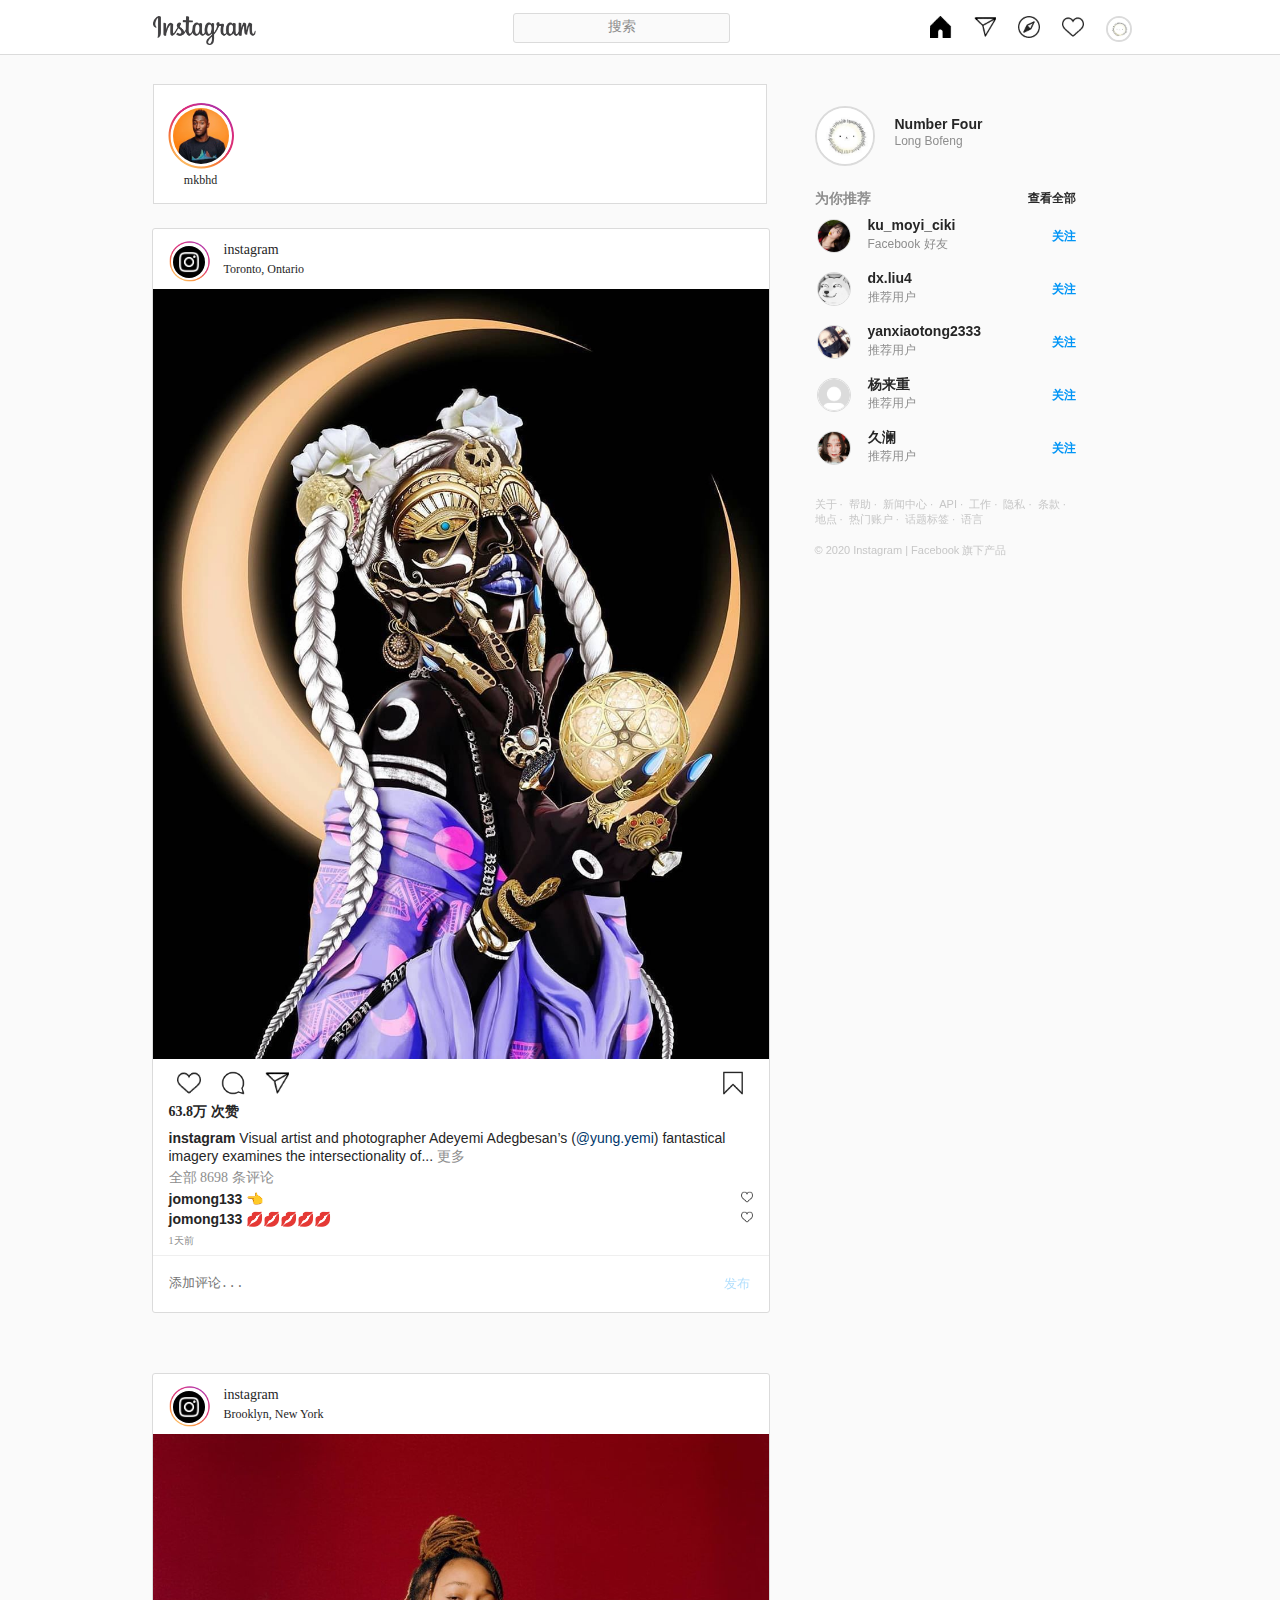
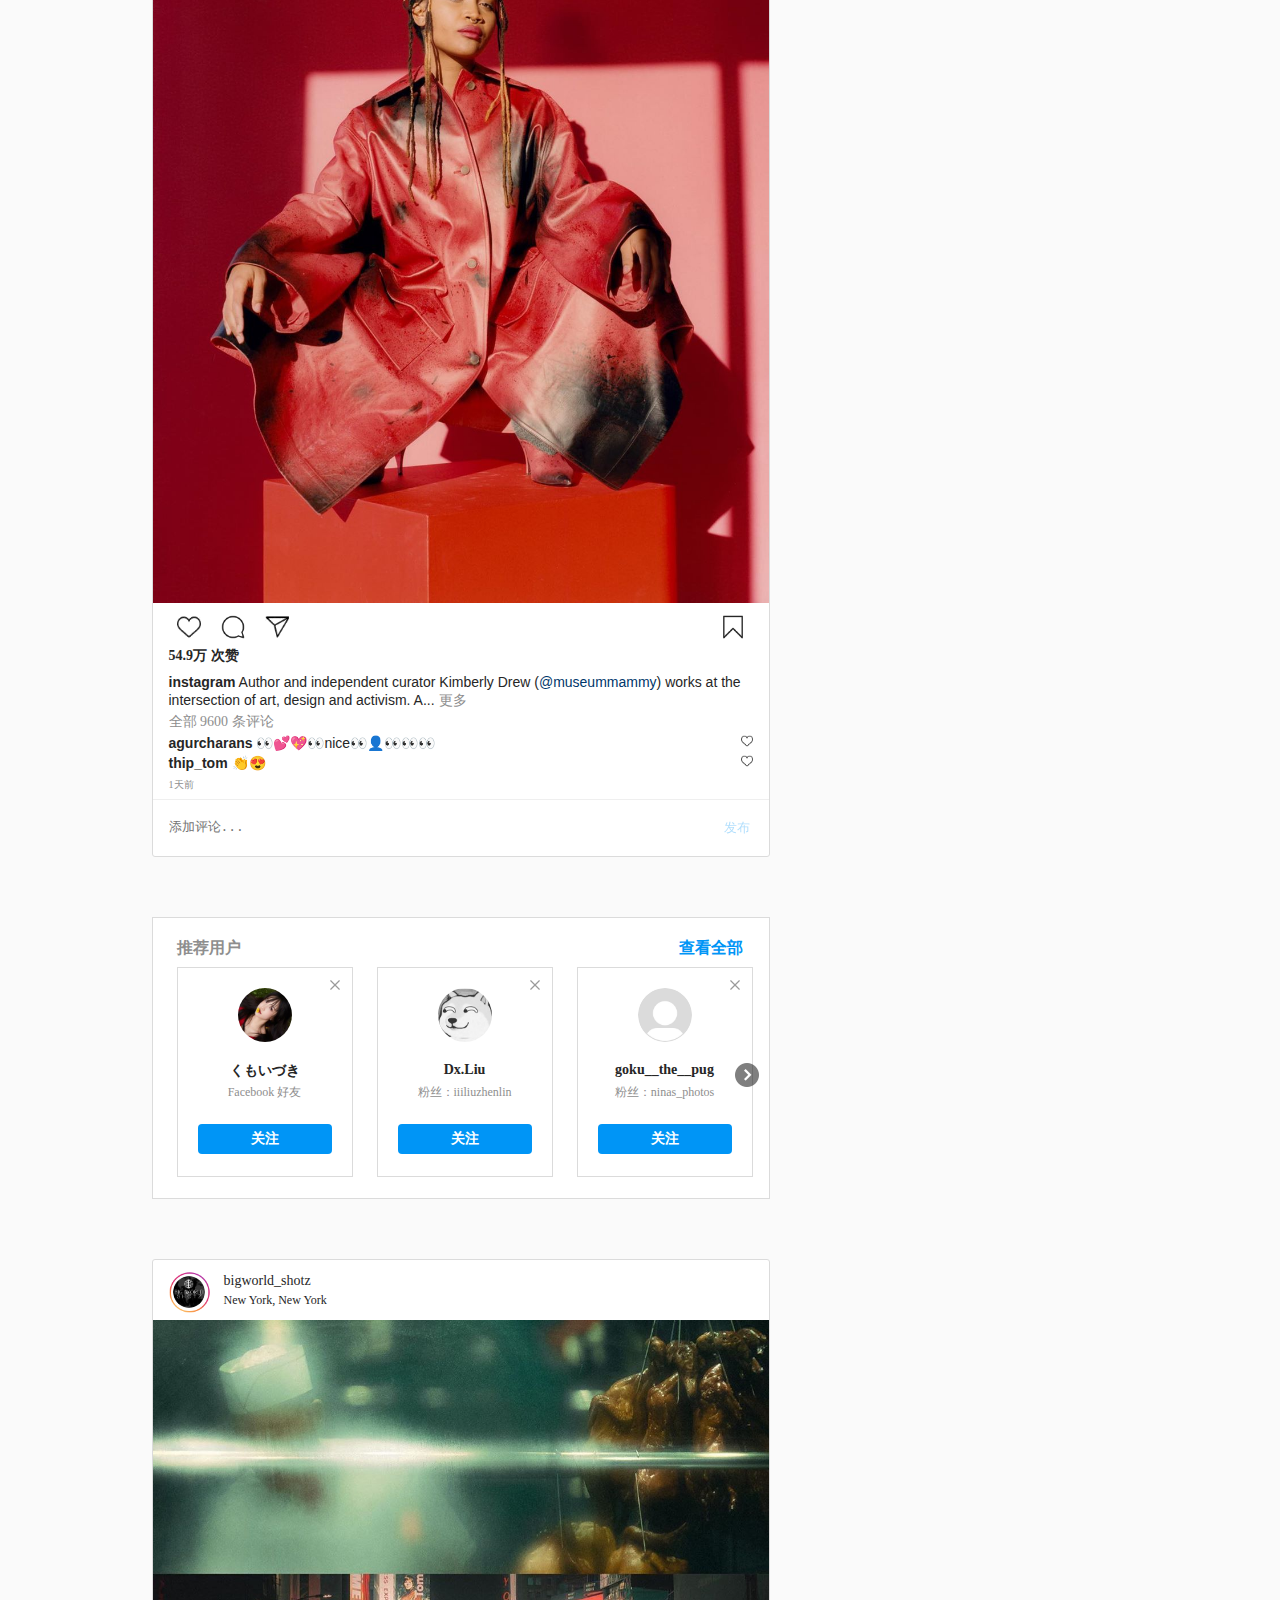
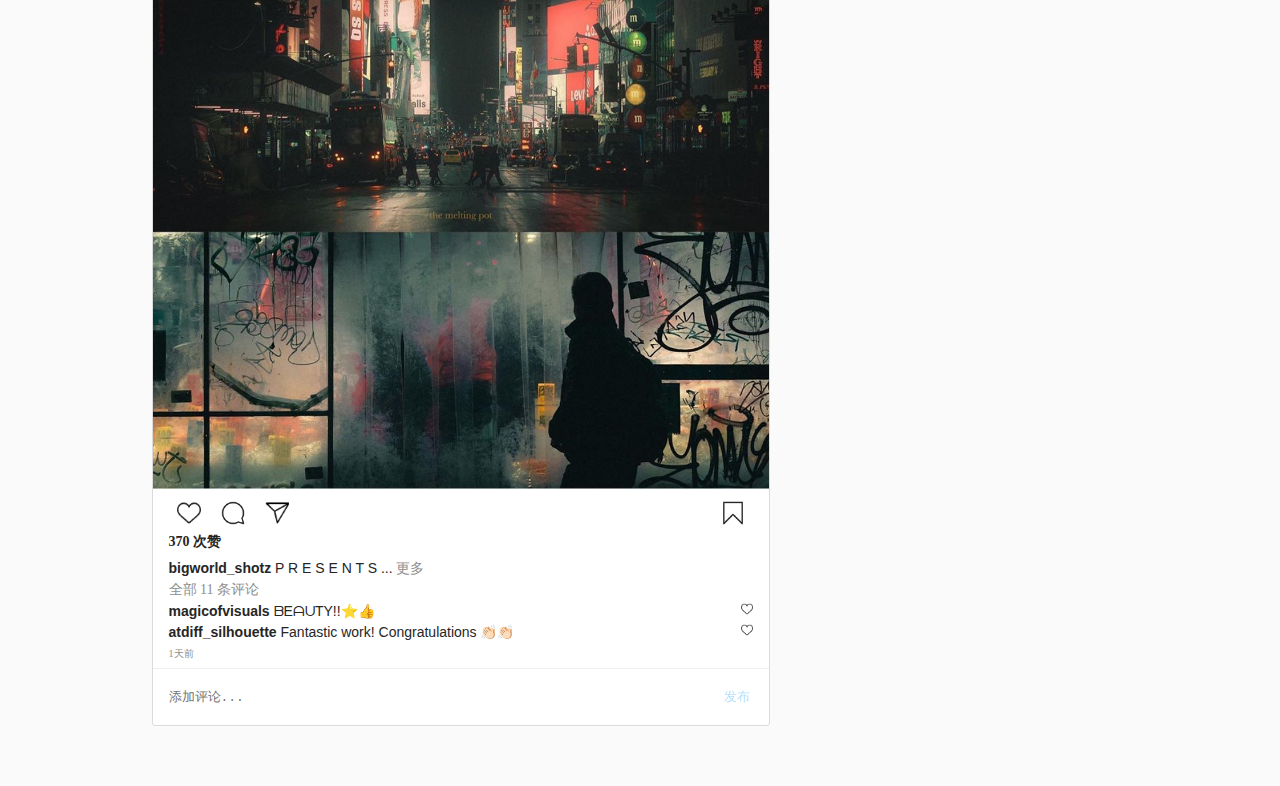
<file: index.html>
<!DOCTYPE html>
<html>
	<head>
		<meta charset="utf-8">
		<title>仿 instagram</title>
		<script src="JS/index.js" type="text/javascript" charset="utf-8"></script>
		<link rel="stylesheet" type="text/css" href="CSS/index.css"/>
		<link rel="stylesheet" type="text/css" href="CSS/home.css"/>
		<link rel="stylesheet" href="https://cdn.staticfile.org/font-awesome/4.7.0/css/font-awesome.css">
	</head>
	<body>
		<header class="mui-bar mui-bar-nav">
			<div class="bar_title w clearfix">
				<div class="logo fl" id="logo">
					<a href=""><img src="Resource/image/Instagram_title.png" ></a>
				</div>
				<div class="search fl">
					<div class="search_box" id="search_box">
						<input type="" name="" id="" value="" placeholder=""/>
					</div>
					<div class="search_context">
						<span class="fa fa-search"></span>
						<span>搜索</span>
					</div>
				</div>
				<div class="function fr clearfix">
					<div class="home fl">
						<a href="index.html"><img src="Resource/image/home.png" alt=""/></a>
					</div>
					<div class="inbox fl">
						<a href="inbox.html"><img src="Resource/image/inbox.png" alt=""/></a>
					</div>
					<div class="explore fl">
						<a href="explore.html"><img src="Resource/image/explore.png" alt=""/></a>
					</div>
					<div class="favorite fl">
						<a><img src="Resource/image/favorite.png" alt=""/></a>
						<div class="float-box">
							<div class="float-love">
								<div class="message clearfix">
									<div class="tip fl">3</div>
									<div class="information fl">
										<p>关注请求</p>
										批准或忽略请求
									</div>
									<div class="sow fr"></div>
								</div>
							</div>
							<div class="love-sow"></div>
						</div>
					</div>
					<div class="person fl">
						<a href=""><img src="Resource/image/portrait2.jpg" alt=""/></a>
					</div>
				</div>
			</div>
		</header>
		<nav style="height: 54px;"></nav>
		<div class="main">
			<div class="content w clearfix">
				<div class="left fl">
					<div class="newly shadow">
						<a href="">
							<div class="newly-person">
								<div class="newly-person-portrait">
									<img src="Resource/image/portrait1.jpg" alt="mkbhd">
								</div>
								<p>mkbhd</p>
							</div>
						</a>
					</div>
					<div class="articles">
						<article>
							<div class="header clearfix">
								<div class="user fl">
									<div class="user_detail clearfix">
										<div class="user_portrait fl">
											<a href=""><img src="Resource/image/portrait3.jpg" ></a>
										</div>
										<div class="user_name fr">
											<a href=""><span>instagram</span></a>
											<a href=""><span>Toronto, Ontario</span></a>
										</div>
									</div>
								</div>
								<div class="more fr">
									<span class="fa fa-ellipsis-h"></span>
								</div>
							</div>
							<div class="picture">
								<img src="Resource/image/1.jpg" >
							</div>
							<div class="comment">
								<div class="function-panel clearfix">
									<div class="favorite-l"><a href=""><img src="Resource/image/favorite.png" ></a></div>
									<div class="comment-l"><a href=""><img src="Resource/image/message.png" ></a></div>
									<div class="inbox-l"><a href=""><img src="Resource/image/inbox.png" ></a></div>
									<div class="collect-l fr"><a href=""><img src="Resource/image/collect.png" ></a></div>
								</div>
								<div class="likes-times"><span>63.8万 次赞</span></div>
								<div class="introduct">
									<span>instagram</span> 
									Visual artist and photographer Adeyemi Adegbesan’s (<a href="/yung.yemi/" class="at"><span>@yung.yemi</span></a>) fantastical imagery examines the intersectionality of... 
									<a href="" class="more-content"><span>更多</span></a>
								</div>
								<div class="all-comment"><a>全部 8698 条评论</a></div>
								<div class="comments-list">
									<span class="comment-user-name">jomong133</span> <span>👈</span>
									<span><img src="Resource/image/favorite.png" ></span>
								</div>
								<div class="comments-list">
									<span class="comment-user-name">jomong133</span> <span>💋💋💋💋💋</span>
									<span><img src="Resource/image/favorite.png" ></span>
								</div>
								<div class="post-date"><span>1天前</span></div>
								<section class="post-comment">
									<div class="comment-text">
										<form class="comment-form" action="" method="post">
											<textarea class="add-comment" type="" name="" id="1" value="" placeholder="添加评论..."></textarea>
											<button class="post">发布</button>
										</form>
									</div>
								</section>
							</div>
						</article>
						<article>
							<div class="header clearfix">
								<div class="user fl">
									<div class="user_detail clearfix">
										<div class="user_portrait fl">
											<a href=""><img src="Resource/image/portrait3.jpg" ></a>
										</div>
										<div class="user_name fr">
											<a href=""><span>instagram</span></a>
											<a href=""><span>Brooklyn, New York</span></a>
										</div>
									</div>
								</div>
								<div class="more fr">
									<span class="fa fa-ellipsis-h"></span>
								</div>
							</div>
							<div class="picture">
								<img src="Resource/image/2.jpg" >
							</div>
							<div class="comment">
								<div class="function-panel clearfix">
									<div class="favorite-l"><a href=""><img src="Resource/image/favorite.png" ></a></div>
									<div class="comment-l"><a href=""><img src="Resource/image/message.png" ></a></div>
									<div class="inbox-l"><a href=""><img src="Resource/image/inbox.png" ></a></div>
									<div class="collect-l fr"><a href=""><img src="Resource/image/collect.png" ></a></div>
								</div>
								<div class="likes-times"><span>54.9万 次赞</span></div>
								<div class="introduct">
									<span>instagram</span> 
									Author and independent curator Kimberly Drew (<a href="/museummammy/" class="at"><span>@museummammy</span></a>) works at the intersection of art, design and activism. A... 
									<a href="" class="more-content"><span>更多</span></a>
								</div>
								<div class="all-comment"><a>全部 9600 条评论</a></div>
								<div class="comments-list">
									<span class="comment-user-name">agurcharans</span> <span>👀💕💖👀nice👀👤👀👀👀</span>
									<span><img src="Resource/image/favorite.png" ></span>
								</div>
								<div class="comments-list">
									<span class="comment-user-name">thip_tom</span> <span>👏😍</span>
									<span><img src="Resource/image/favorite.png" ></span>
								</div>
								<div class="post-date"><span>1天前</span></div>
								<section class="post-comment">
									<div class="comment-text">
										<form class="comment-form" action="" method="post">
											<textarea class="add-comment" type="" name="" id="2" value="" placeholder="添加评论..."></textarea>
											<button class="post">发布</button>
										</form>
									</div>
								</section>
							</div>
						</article>
						<div class="recommend1 shadow clearfix">
							<div class="recommend-text clearfix">
								<div class="fl">推荐用户</div>
								<div class="fr"><a href="/explore/people/">查看全部</a></div>
							</div>
							<div class="recommend-card fl">
								<div class="recommend-info shadow">
									<a href="">
										<div class="close-recommend">
											<div></div>
										</div>
									</a>
									<div class="recommend-friend">
										<div class="recommend-friend-portrait">
											<a href=""><img src="./Resource/image/portrait4.jpg" /></a>
										</div>
										<div class="recommend-friend-name"><a href="">くもいづき</a></div>
										<div class="recommend-friend-from">Facebook 好友</div>
										<div class="follow"><a href="">关注</a></div>
									</div>
								</div>
							</div>
							<div class="recommend-card fl">
								<div class="recommend-info shadow">
									<a href="">
										<div class="close-recommend">
											<div></div>
										</div>
									</a>
									<div class="recommend-friend">
										<div class="recommend-friend-portrait">
											<a href=""><img src="Resource/image/portrait5.jpg" /></a>
										</div>
										<div class="recommend-friend-name"><a href="">Dx.Liu</a></div>
										<div class="recommend-friend-from">粉丝：iiiliuzhenlin</div>
										<div class="follow"><a href="">关注</a></div>
									</div>
								</div>
							</div>
							<div class="recommend-card fl">
								<div class="recommend-info shadow">
									<a href="">
										<div class="close-recommend">
											<div></div>
										</div>
									</a>
									<div class="recommend-friend">
										<div class="recommend-friend-portrait">
											<a href=""><img src="Resource/image/portrait7.jpg" /></a>
										</div>
										<div class="recommend-friend-name"><a href="">goku__the__pug</a></div>
										<div class="recommend-friend-from">粉丝：ninas_photos</div>
										<div class="follow"><a href="">关注</a></div>
									</div>
								</div>
							</div>
							<div class="recommend-next"></div>
							<div class="recommend-previous"></div>
						</div>
						<article>
							<div class="header clearfix">
								<div class="user fl">
									<div class="user_detail clearfix">
										<div class="user_portrait fl">
											<a href=""><img src="Resource/image/portrait9.jpg" ></a>
										</div>
										<div class="user_name fr">
											<a href=""><span>bigworld_shotz</span></a>
											<a href=""><span>New York, New York</span></a>
										</div>
									</div>
								</div>
								<div class="more fr">
									<span class="fa fa-ellipsis-h"></span>
								</div>
							</div>
							<div class="picture">
								<img src="Resource/image/3.jpg" >
							</div>
							<div class="comment">
								<div class="function-panel clearfix">
									<div class="favorite-l"><a href=""><img src="Resource/image/favorite.png" ></a></div>
									<div class="comment-l"><a href=""><img src="Resource/image/message.png" ></a></div>
									<div class="inbox-l"><a href=""><img src="Resource/image/inbox.png" ></a></div>
									<div class="collect-l fr"><a href=""><img src="Resource/image/collect.png" ></a></div>
								</div>
								<div class="likes-times"><span>370 次赞</span></div>
								<div class="introduct">
									<span>bigworld_shotz</span> 
									P R E S E N T S ... 
									<a href="" class="more-content"><span>更多</span></a>
								</div>
								<div class="all-comment"><a>全部 11 条评论</a></div>
								<div class="comments-list">
									<span class="comment-user-name">magicofvisuals</span> <span>ᗷEᗩᑌTY!!⭐👍</span>
									<span><img src="Resource/image/favorite.png" ></span>
								</div>
								<div class="comments-list">
									<span class="comment-user-name">atdiff_silhouette</span> <span>Fantastic work! Congratulations 👏🏻👏🏻</span>
									<span><img src="Resource/image/favorite.png" ></span>
								</div>
								<div class="post-date"><span>1天前</span></div>
								<section class="post-comment">
									<div class="comment-text">
										<form class="comment-form" action="" method="post">
											<textarea class="add-comment" type="" name="" id="3" value="" placeholder="添加评论..."></textarea>
											<button class="post">发布</button>
										</form>
									</div>
								</section>
							</div>
						</article>
					</div>
				</div>
				<div class="right">
					<div class="person_info clearfix">
						<div class="person-portrait fl">
							<img src="Resource/image/portrait2.jpg" alt="mkbhd">
						</div>
						<div class="person-name fl">
							<p>Number Four</p>
							<p>Long Bofeng</p>
						</div>
					</div>
					<div class="recommend">
						<div class="recommend-text-s clearfix">
							<div class="fl">为你推荐</div>
							<div class="fr"><a href="/explore/people/">查看全部</a></div>
						</div>
						<div class="recommend-user">
							<div class="user-info clearfix">
								<div class="user_detail clearfix">
									<div class="user_portrait fl">
										<a href=""><img src="Resource/image/portrait4.jpg" ></a>
									</div>
									<div class="user_name fl">
										<a href=""><span>ku_moyi_ciki</span></a>
										<a href=""><span>Facebook 好友</span></a>
									</div>
									<div class="follow-s fr"><a href="">关注</a></div>
								</div>
							</div>
							<div class="user-info clearfix">
								<div class="user_detail clearfix">
									<div class="user_portrait fl">
										<a href=""><img src="Resource/image/portrait5.jpg" ></a>
									</div>
									<div class="user_name fl">
										<a href=""><span>dx.liu4</span></a>
										<a href=""><span>推荐用户</span></a>
									</div>
									<div class="follow-s fr"><a href="">关注</a></div>
								</div>
							</div>
							<div class="user-info clearfix">
								<div class="user_detail clearfix">
									<div class="user_portrait fl">
										<a href=""><img src="Resource/image/portrait6.jpg" ></a>
									</div>
									<div class="user_name fl">
										<a href=""><span>yanxiaotong2333</span></a>
										<a href=""><span>推荐用户</span></a>
									</div>
									<div class="follow-s fr"><a href="">关注</a></div>
								</div>
							</div>
							<div class="user-info clearfix">
								<div class="user_detail clearfix">
									<div class="user_portrait fl">
										<a href=""><img src="Resource/image/portrait7.jpg" ></a>
									</div>
									<div class="user_name fl">
										<a href=""><span>杨来重</span></a>
										<a href=""><span>推荐用户</span></a>
									</div>
									<div class="follow-s fr"><a href="">关注</a></div>
								</div>
							</div>
							<div class="user-info clearfix">
								<div class="user_detail clearfix">
									<div class="user_portrait fl">
										<a href=""><img src="Resource/image/portrait8.jpg" ></a>
									</div>
									<div class="user_name fl">
										<a href=""><span>久澜</span></a>
										<a href=""><span>推荐用户</span></a>
									</div>
									<div class="follow-s fr"><a href="">关注</a></div>
								</div>
							</div>
						</div>
					</div>
					<footer>
						<ul class="setting">
							<li><a href="">关于</a></li>
							<li><a href="">帮助</a></li>
							<li><a href="">新闻中心</a></li>
							<li><a href="">API</a></li>
							<li><a href="">工作</a></li>
							<li><a href="">隐私</a></li>
							<li><a href="">条款</a></li>
							<li><a href="">地点</a></li>
							<li><a href="">热门账户</a></li>
							<li><a href="">话题标签</a></li>
							<li><a href="">语言</a></li>
						</ul>
						<span class="copyright">© 2020 Instagram | Facebook 旗下产品</span>
					</footer>
				</div>
			</div>
			<div class="display-info">
				<div class="buttom-opt">
					<img src="Resource/image/Expore/1.jpg" class="fl">
					<div class="comment_preview fl">
						<div class="user_detail1 clearfix">
							<div class="user_portrait1 fl">
								<a href=""><img src="Resource/image/portrait2.jpg" ></a>
							</div>
							<div class="user_name1 fl">
								<a href=""><span>Number Four</span></a> · 
								<a href=""><span>关注</span></a>
								<a href=""><p>China, Hunan province</p></a>
							</div>
						</div>
						<div class="picture_reply">
							<ul>
								<li class="author_intro clearfix">
									<div class="reply_protrait fl"><img src="Resource/image/portrait7.jpg" ></div> 
									<div class="reply_text fl"><b>siniaevart</b> <i>New York City</i> Pennsylvania station redevelopment One of proposal designs, rendered by <a href="" class="at"><span>@siniaevart</span></a> Shot by nylapsetime Follow me <a href="" class="at"><span>@siniaevart</span> nyc <span>#usa</span> <span>#brooklynbridge</span> <span>#instagrodevening</span> <span>#followforfollowback</span> <span>#goodevening</span> <span>#goodmorning</span> <span>#followforfollowback</span> <span>#tower</span> <span>#towers</span> <span>#architecture</span> <span>#watercolor</span> <span>#drawing</span> <span>#home</span> <span>#house</span> <span>#building</span> <span>#likeforfollow</span> <span>#cool</span> <span>#architecture</span> <span>#art</span> <span>#towers</span> <span>#tower</span> <span>#likeforlikes</span> <span>#like4likes</span> <span>#goodmorning</span> <span>#drawing</span> <span>#followforfollowback</span> <span>#usaskytowers</span> <span>#america_photogroup</span></a></div>
									<div class="post-date fl">1天前</div>
								</li>
								<li class="clearfix">
									<div class="reply_protrait fl"><img src="Resource/image/portrait8.jpg" ></div> 
									<div class="reply_text fl"><b>marvin_walter</b> <i>Potala Palace</i> No building is allowed to be taller than the📍Potala Palace, Lhasa🇨🇳 📷Photo from the Internet - Follow us to explore the fascinating world of Chinese👇🏻 <a href class="at"><span>#chinatrips</span> <span>#chinatrips</span> ✈️Tibet - Facebook/Instagram/Youtube: TheChinaTrips - <span>#tibet</span> <span>#potalapalace</span> <span>#shangrila</span> <span>#skycity</span> <span>#exoticplaces</span> <span>#royalpalace</span> <span>#himalayas</span> <span>#himalayansalt</span> <span>#starrynight</span> <span>#nightvibes</span> <span>#travelchina</span> <span>#citypop</span> <span>#darknight</span> <span>#fireworks_lovers</span> <span>#tibetan</span> <span>#minority</span> <span>#risingstar</span> <span>#darksky</span> <span>#nightimages</span> <span>#nightphotography</span> <span>#night_shooterz</span> <span>#nightfall</span> <span>#positivevibes</span> <span>#西藏</span> <span>#旅行記</span> <span>#星空撮影</span> <span>#夜空</span></a></div>
									<div class="post-date fl">1天前</div>
								</li>
								<li class="clearfix">
									<div class="reply_protrait fl"><img src="Resource/image/portrait9.jpg" ></div> 
									<div class="reply_text fl"><b>shallwe0317</b> <i>Guangzhou, China</i> The Night Of Zhujiang City🌃🌃🌃 📷dji mavic2pro <a href="" class="at"><span>@discoverearth</span> <span>@beautifuldestinations</span> <span>@sky_high_architecture</span> <span>#discoverearth</span> <span>#urbanandstreet</span> <span>#sky_high_architecture</span> <span>#citykillerz</span> <span>#beautyfuldestinations</span> <span>#highsociety</span> <span>#living_destinations</span> <span>#createcommune</span> <span>#architecture</span> <span>#architecture_hunter</span> ⭕️⭕️⭕️ . . . <span>#way2ill</span> <span>#wonderful_places</span> <span>#heatercentral</span> <span>#eclectic_shotz</span> <span>#createcommune</span> <span>#igcolor</span> <span>#hypedshots</span> <span>#theIMAGED</span> <span>#CreateExploreTakeOver</span> <span>#inspirationcultmag</span> <span>#gramslayers</span> <span>#dscvr_mood</span> <span>#ourmoodydays</span> <span>#FatalFrames</span> <span>#wonderfuldestinations</span> <span>#shotzdelight</span> <span>#bestcitybreaks</span> <span>#streetmagzine</span> <span>#citykillerz</span> <span>#milliondollarvisuals</span> <span>#guangzhou</span></a></div>
									<div class="post-date fl">1天前</div>
								</li>
							</ul>
							<div class="comment1">
								<div class="function-panel1 clearfix">
									<div class="favorite-l1"><a href=""><img src="Resource/image/favorite.png" ></a></div>
									<div class="comment-l1"><a href=""><img src="Resource/image/message.png" ></a></div>
									<div class="inbox-l1"><a href=""><img src="Resource/image/inbox.png" ></a></div>
									<div class="collect-l1 fr"><a href=""><img src="Resource/image/collect.png" ></a></div>
								</div>
								<div class="likes-times1"><span>370 次赞</span></div>
								<div class="post-date1"><span>1天前</span></div>
								<section class="post-comment1">
									<div class="comment-text1">
										<form class="comment-form1" action="" method="post">
											<textarea class="add-comment1" type="" name="" id="4" value="" placeholder="添加评论..."></textarea>
											<button class="post1">发布</button>
										</form>
									</div>
								</section>
							</div>
						</div>
					</div>
				</div>
				<img src="./Resource/image/Instagram_title.png" >
			</div>
		</div>
	</body>
	<script type="text/javascript">
		document.getElementsByClassName('display-info')[0].onclick = function(ev){
			var display = ev.target.style.display;
			document.getElementsByClassName('display-info')[0].style.display = (display!='none' ? 'none' : 'block');
		}
	</script>
</html>
</file>
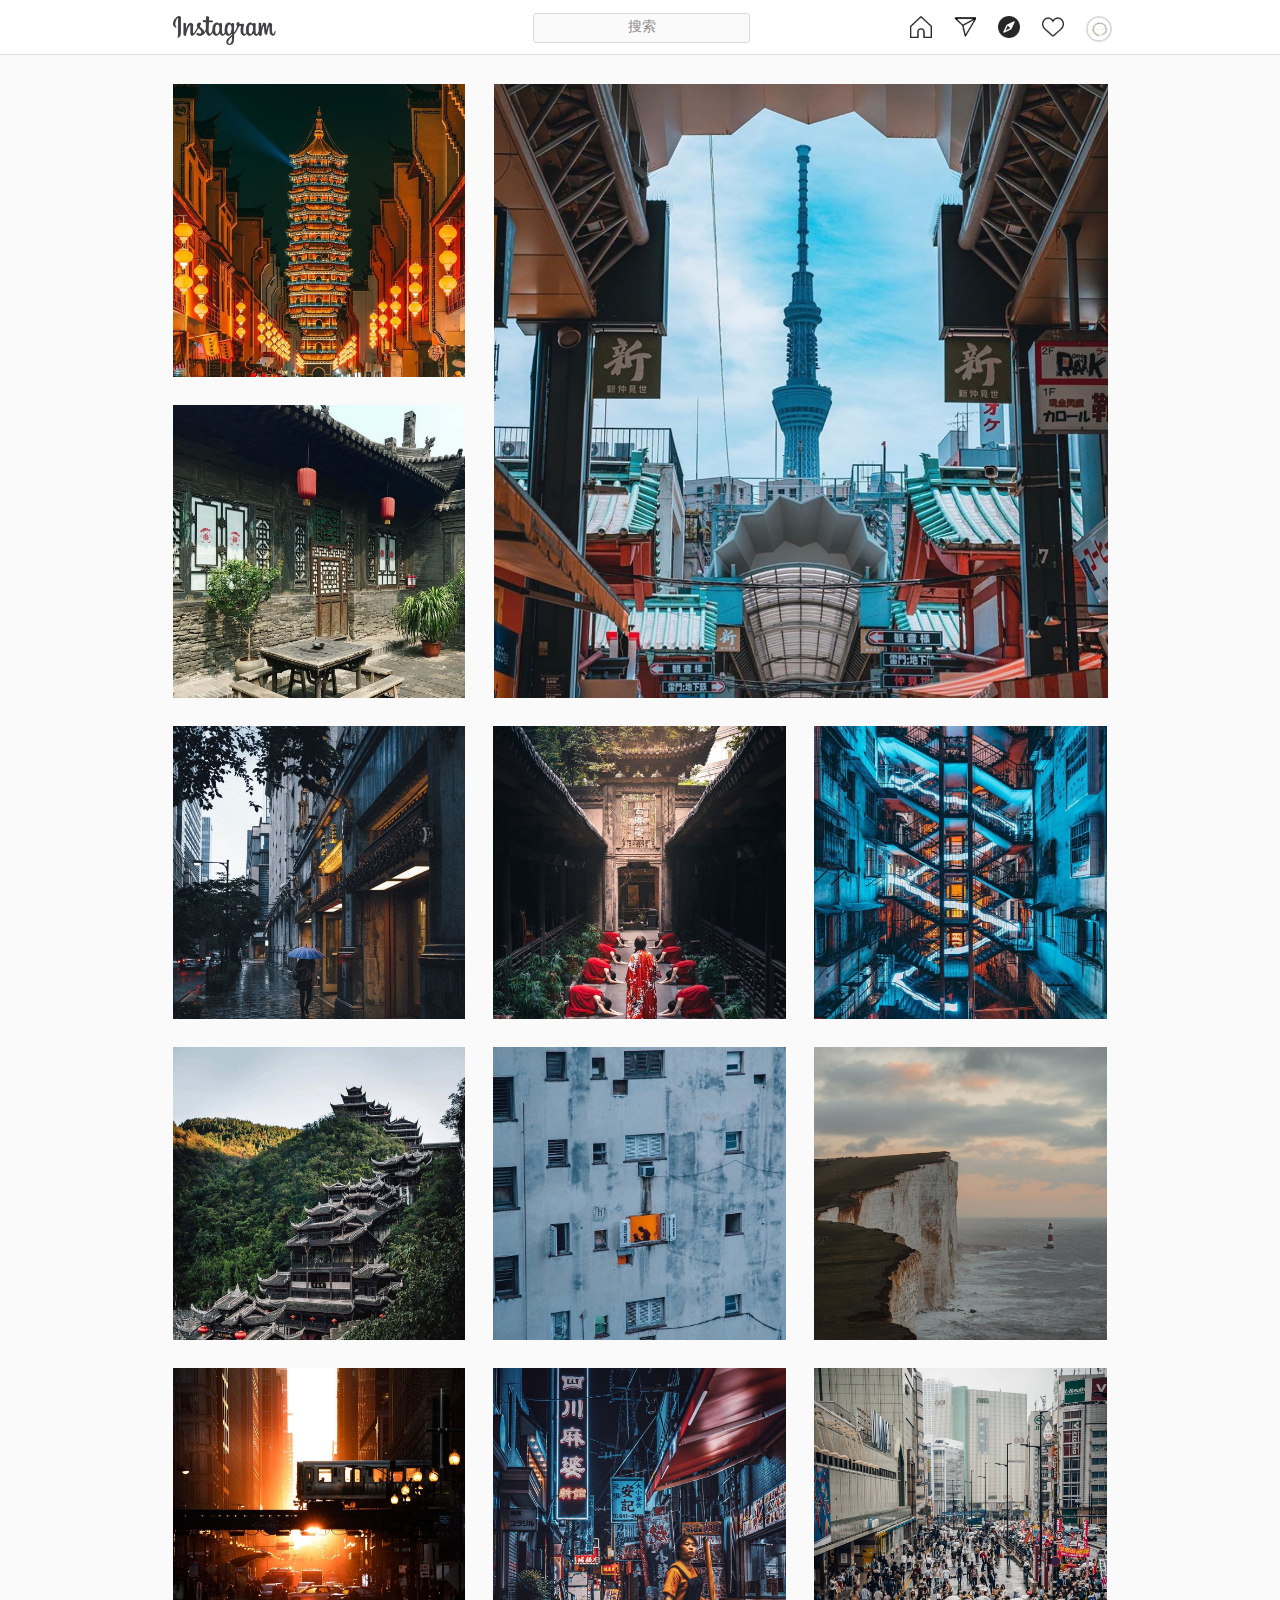
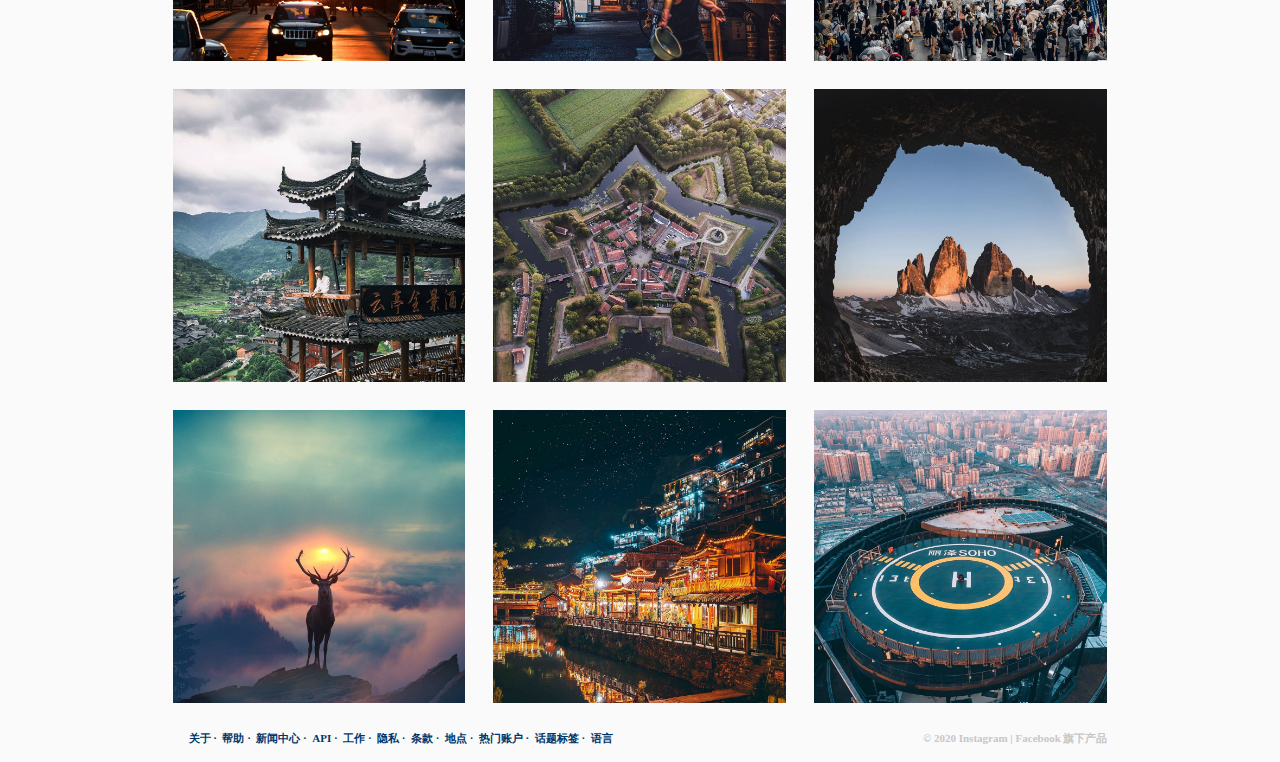
<file: explore.html>
<!DOCTYPE html>
<html>
	<head>
		<meta charset="utf-8">
		<title>仿 instagram</title>
		<script src="JS/index.js" type="text/javascript" charset="utf-8"></script>
		<link rel="stylesheet" type="text/css" href="CSS/index.css"/>
		<link rel="stylesheet" type="text/css" href="CSS/explore.css"/>
		<link rel="stylesheet" href="https://cdn.staticfile.org/font-awesome/4.7.0/css/font-awesome.css">
	</head>
	<body>
		<header class="mui-bar mui-bar-nav">
			<div class="bar_title w clearfix">
				<div class="logo fl" id="logo">
					<a href=""><img src="Resource/image/Instagram_title.png" ></a>
				</div>
				<div class="search fl">
					<div class="search_box" id="search_box">
						<input type="" name="" id="" value=" " placeholder=""/>
					</div>
					<div class="search_context">
						<span class="fa fa-search"></span>
						<span>搜索</span>
					</div>
				</div>
				<div class="function fr clearfix">
					<div class="home fl">
						<a href="index.html"><img src="Resource/image/home-un.png" alt=""/></a>
					</div>
					<div class="inbox fl">
						<a href="inbox.html"><img src="Resource/image/inbox.png" alt=""/></a>
					</div>
					<div class="explore fl">
						<a href="explore.html"><img src="Resource/image/explore-click.png" alt=""/></a>
					</div>
					<div class="favorite fl">
						<a><img src="Resource/image/favorite.png" alt=""/></a>
						<div class="float-box">
							<div class="float-love">
								<div class="message clearfix">
									<div class="tip fl">3</div>
									<div class="information fl">
										<p>关注请求</p>
										批准或忽略请求
									</div>
									<div class="sow fr"></div>
								</div>
							</div>
							<div class="love-sow"></div>
						</div>
					</div>
					<div class="person fl">
						<a href=""><img src="Resource/image/portrait2.jpg" alt=""/></a>
					</div>
				</div>
			</div>
		</header>
		<nav style="height: 54px;"></nav>
		<div class="main">
			<div class="explore_show w clearfix">
				<div class="small_picture fl">
					<div class="show_picture">
						<div class="operator">
							<div class="explore_favorite">
								<span>2288</span>
							</div>
							<div class="explore_comment">
								<span>46</span>
							</div>
						</div>
					</div>
					<img src="Resource/image/Expore/1.jpg" >
				</div>
				<div class="lager_picture fr">
					<div class="show_picture">
						<div class="operator">
							<div class="explore_favorite">
								<span>5659</span>
							</div>
							<div class="explore_comment">
								<span>302</span>
							</div>
						</div>
					</div>
					<img src="Resource/image/Expore/2.jpg" >
				</div>
				<div class="small_picture fl">
					<div class="show_picture">
						<div class="operator">
							<div class="explore_favorite">
								<span>1769</span>
							</div>
							<div class="explore_comment">
								<span>41</span>
							</div>
						</div>
					</div>
					<img src="Resource/image/Expore/3.jpg" >
				</div>
				<div class="small_picture fl">
					<div class="show_picture">
						<div class="operator">
							<div class="explore_favorite">
								<span>6203</span>
							</div>
							<div class="explore_comment">
								<span>131</span>
							</div>
						</div>
					</div>
					<img src="Resource/image/Expore/4.jpg" >
				</div>
				<div class="small_picture fl">
					<div class="show_picture">
						<div class="operator">
							<div class="explore_favorite">
								<span>1372</span>
							</div>
							<div class="explore_comment">
								<span>42</span>
							</div>
						</div>
					</div>
					<img src="Resource/image/Expore/5.jpg" >
				</div>
				<div class="small_picture fl">
					<div class="show_picture">
						<div class="operator">
							<div class="explore_favorite">
								<span>3236</span>
							</div>
							<div class="explore_comment">
								<span>21</span>
							</div>
						</div>
					</div>
					<img src="Resource/image/Expore/6.jpg" >
				</div>
				<div class="small_picture fl">
					<div class="show_picture">
						<div class="operator">
							<div class="explore_favorite">
								<span>4068</span>
							</div>
							<div class="explore_comment">
								<span>10</span>
							</div>
						</div>
					</div>
					<img src="Resource/image/Expore/7.jpg" >
				</div>
				<div class="small_picture fl">
					<div class="show_picture">
						<div class="operator">
							<div class="explore_favorite">
								<span>1.1w</span>
							</div>
							<div class="explore_comment">
								<span>127</span>
							</div>
						</div>
					</div>
					<img src="Resource/image/Expore/8.jpg" >
				</div>
				<div class="small_picture fl">
					<div class="show_picture">
						<div class="operator">
							<div class="explore_favorite">
								<span>899</span>
							</div>
							<div class="explore_comment">
								<span>12</span>
							</div>
						</div>
					</div>
					<img src="Resource/image/Expore/9.jpg" >
				</div>
				<div class="small_picture fl">
					<div class="show_picture">
						<div class="operator">
							<div class="explore_favorite">
								<span>6815</span>
							</div>
							<div class="explore_comment">
								<span>277</span>
							</div>
						</div>
					</div>
					<img src="Resource/image/Expore/10.jpg" >
				</div>
				<div class="small_picture fl">
					<div class="show_picture">
						<div class="operator">
							<div class="explore_favorite">
								<span>6149</span>
							</div>
							<div class="explore_comment">
								<span>109</span>
							</div>
						</div>
					</div>
					<img src="Resource/image/Expore/11.jpg" >
				</div>
				<div class="small_picture fl">
					<div class="show_picture">
						<div class="operator">
							<div class="explore_favorite">
								<span>804</span>
							</div>
							<div class="explore_comment">
								<span>19</span>
							</div>
						</div>
					</div>
					<img src="Resource/image/Expore/12.jpg" >
				</div>
				<div class="small_picture fl">
					<div class="show_picture">
						<div class="operator">
							<div class="explore_favorite">
								<span>792</span>
							</div>
							<div class="explore_comment">
								<span>9</span>
							</div>
						</div>
					</div>
					<img src="Resource/image/Expore/13.jpg" >
				</div>
				<div class="small_picture fl">
					<div class="show_picture">
						<div class="operator">
							<div class="explore_favorite">
								<span>2731</span>
							</div>
							<div class="explore_comment">
								<span>117</span>
							</div>
						</div>
					</div>
					<img src="Resource/image/Expore/14.jpg" >
				</div>
				<div class="small_picture fl">
					<div class="show_picture">
						<div class="operator">
							<div class="explore_favorite">
								<span>4440</span>
							</div>
							<div class="explore_comment">
								<span>47</span>
							</div>
						</div>
					</div>
					<img src="Resource/image/Expore/15.jpg" >
				</div>
				<div class="small_picture fl">
					<div class="show_picture">
						<div class="operator">
							<div class="explore_favorite">
								<span>6764</span>
							</div>
							<div class="explore_comment">
								<span>31</span>
							</div>
						</div>
					</div>
					<img src="Resource/image/Expore/16.jpg" >
				</div>
				<div class="small_picture fl">
					<div class="show_picture">
						<div class="operator">
							<div class="explore_favorite">
								<span>573</span>
							</div>
							<div class="explore_comment">
								<span>70</span>
							</div>
						</div>
					</div>
					<img src="Resource/image/Expore/17.jpg" >
				</div>
				<div class="small_picture fl">
					<div class="show_picture">
						<div class="operator">
							<div class="explore_favorite">
								<span>1715</span>
							</div>
							<div class="explore_comment">
								<span>8</span>
							</div>
						</div>
					</div>
					<img src="Resource/image/Expore/18.jpg" >
				</div>
				<footer class="clearfix">
					<ul class="setting fl">
						<li><a href="">关于</a></li>
						<li><a href="">帮助</a></li>
						<li><a href="">新闻中心</a></li>
						<li><a href="">API</a></li>
						<li><a href="">工作</a></li>
						<li><a href="">隐私</a></li>
						<li><a href="">条款</a></li>
						<li><a href="">地点</a></li>
						<li><a href="">热门账户</a></li>
						<li><a href="">话题标签</a></li>
						<li><a href="">语言</a></li>
					</ul>
					<span class="copyright fr">© 2020 Instagram | Facebook 旗下产品</span>
				</footer>
			</div>
		</div>
		<div class="display-info">
			<div class="buttom-opt">
				<img src="Resource/image/Expore/1.jpg" class="fl">
				<div class="comment_preview fl">
					<div class="user_detail clearfix">
						<div class="user_portrait fl">
							<a href=""><img src="Resource/image/portrait2.jpg" ></a>
						</div>
						<div class="user_name fl">
							<a href=""><span>Number Four</span></a> · 
							<a href=""><span>关注</span></a>
							<a href=""><p>China, Hunan province</p></a>
						</div>
					</div>
					<div class="picture_reply">
						<ul>
							<li class="author_intro clearfix">
								<div class="reply_protrait fl"><img src="Resource/image/portrait7.jpg" ></div> 
								<div class="reply_text fl"><b>siniaevart</b> <i>New York City</i> Pennsylvania station redevelopment One of proposal designs, rendered by @siniaevart Shot by nylapsetime Follow me @siniaevart nyc #usa #brooklynbridge #instagrodevening #followforfollowback #goodevening #goodmorning #followforfollowback #tower #towers#architecture #watercolor #drawing #home #house #building #likeforfollow #cool #architecture #art #towers #tower #likeforlikes #like4likes #goodmorning #drawing #followforfollowback #usaskytowers #america_photogroup</div>
								<div class="post-date fl">1天前</div>
							</li>
							<li class="clearfix">
								<div class="reply_protrait fl"><img src="Resource/image/portrait8.jpg" ></div> 
								<div class="reply_text fl"><b>marvin_walter</b> <i>Potala Palace</i> No building is allowed to be taller than the📍Potala Palace, Lhasa🇨🇳 📷Photo from the Internet - Follow us to explore the fascinating world of Chinese👇🏻 #chinatrips#chinatrips✈️Tibet - Facebook/Instagram/Youtube: TheChinaTrips - #tibet #potalapalace #shangrila #skycity #exoticplaces #royalpalace #himalayas #himalayansalt #starrynight #nightvibes #travelchina#citypop #darknight #fireworks_lovers #tibetan #minority #risingstar #darksky #nightimages #nightphotography #night_shooterz#nightfall #positivevibes #西藏 #旅行記 #星空撮影 #夜空</div>
								<div class="post-date fl">1天前</div>
							</li>
							<li class="clearfix">
								<div class="reply_protrait fl"><img src="Resource/image/portrait9.jpg" ></div> 
								<div class="reply_text fl"><b>shallwe0317</b> <i>Guangzhou, China</i> The Night Of Zhujiang City🌃🌃🌃 📷dji mavic2pro @discoverearth @beautifuldestinations @sky_high_architecture #discoverearth #urbanandstreet #sky_high_architecture #citykillerz #beautyfuldestinations #highsociety #living_destinations #createcommune #architecture #architecture_hunter ⭕️⭕️⭕️ . . . #way2ill #wonderful_places #heatercentral #eclectic_shotz #createcommune #igcolor #hypedshots #theIMAGED #CreateExploreTakeOver #inspirationcultmag #gramslayers #dscvr_mood #ourmoodydays #FatalFrames #wonderfuldestinations #shotzdelight #bestcitybreaks #streetmagzine #citykillerz #milliondollarvisuals #guangzhou</div>
								<div class="post-date fl">1天前</div>
							</li>
						</ul>
						<div class="comment">
							<div class="function-panel clearfix">
								<div class="favorite-l"><a href=""><img src="Resource/image/favorite.png" ></a></div>
								<div class="comment-l"><a href=""><img src="Resource/image/message.png" ></a></div>
								<div class="inbox-l"><a href=""><img src="Resource/image/inbox.png" ></a></div>
								<div class="collect-l fr"><a href=""><img src="Resource/image/collect.png" ></a></div>
							</div>
							<div class="likes-times"><span>370 次赞</span></div>
							<div class="post-date"><span>1天前</span></div>
							<section class="post-comment">
								<div class="comment-text">
									<form class="comment-form" action="" method="post">
										<textarea class="add-comment" type="" name="" id="3" value="" placeholder="添加评论..."></textarea>
										<button class="post">发布</button>
									</form>
								</div>
							</section>
						</div>
					</div>
				</div>
			</div>
			<img src="./Resource/image/Instagram_title.png" >
		</div>
	</body>
	<script type="text/javascript">
		var bDisply = true;
		document.getElementsByClassName('buttom-opt')[0].onclick = function(ev){
			bDisply = false;
		}
		document.getElementsByClassName('display-info')[0].onclick = function(ev){
			if(bDisply){
				var display = ev.target.style.display;
				document.getElementsByClassName('display-info')[0].style.display = (display!='none' ? 'none' : 'block');
			}
			bDisply = true;
		}
	</script>
</html>
</file>
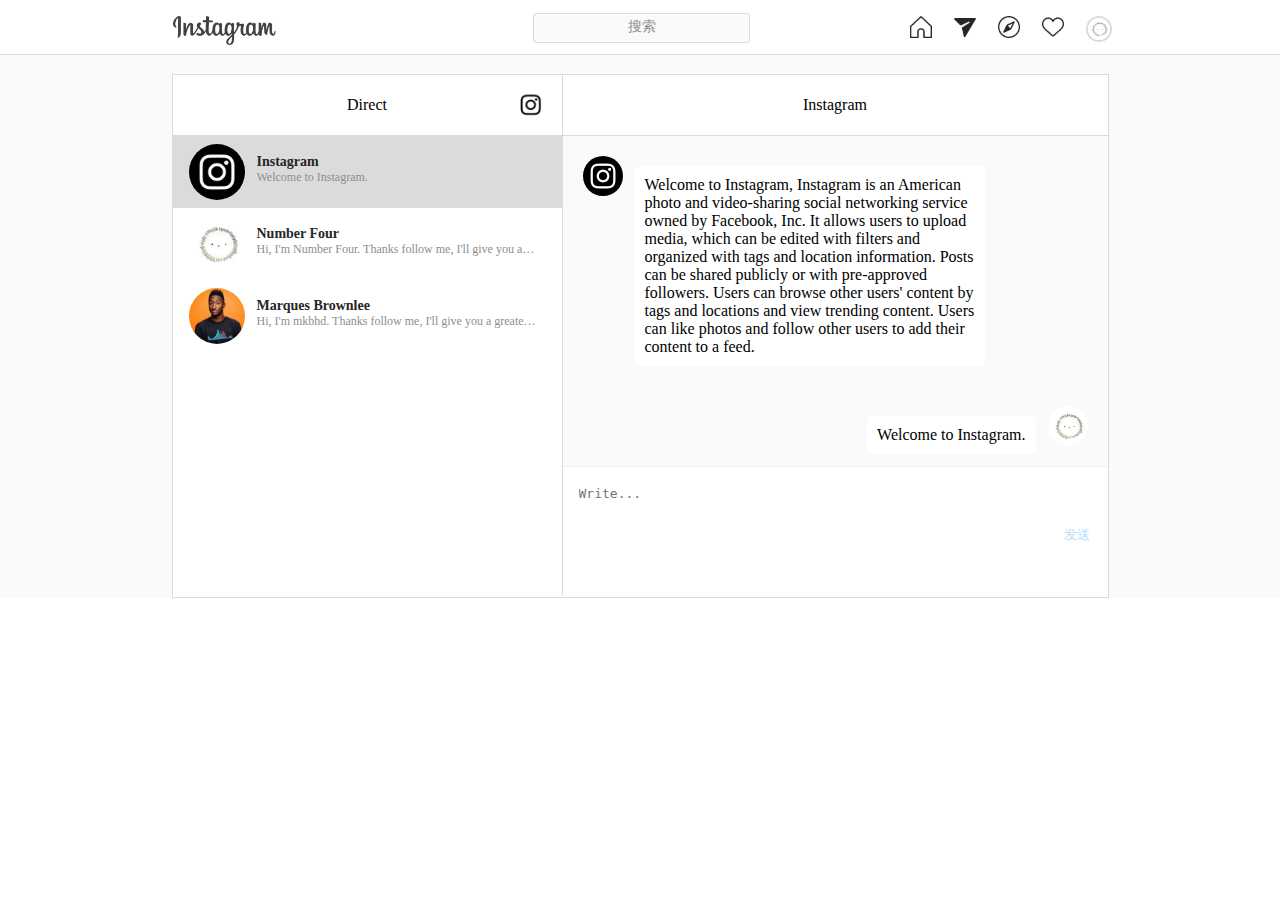
<file: inbox.html>
<!DOCTYPE html>
<html>
	<head>
		<meta charset="utf-8">
		<script src="JS/index.js"></script>
		<link rel="stylesheet" type="text/css" href="CSS/index.css"/>
		<link rel="stylesheet" type="text/css" href="CSS/inbox.css"/>
		<link rel="stylesheet" href="https://cdn.staticfile.org/font-awesome/4.7.0/css/font-awesome.css">
		<title>仿 instagram</title>
	</head>
	<body>
		<header class="mui-bar mui-bar-nav">
			<div class="bar_title w clearfix">
				<div class="logo fl" id="logo">
					<a href=""><img src="Resource/image/Instagram_title.png" ></a>
				</div>
				<div class="search fl">
					<div class="search_box" id="search_box">
						<input type="" name="" id="" value=" " placeholder=""/>
					</div>
					<div class="search_context">
						<span class="fa fa-search"></span>
						<span>搜索</span>
					</div>
				</div>
				<div class="function fr clearfix">
					<div class="home fl">
						<a href="index.html"><img src="Resource/image/home-un.png" alt=""/></a>
					</div>
					<div class="inbox fl">
						<a href="inbox.html"><img src="Resource/image/inbox-click.png" alt=""/></a>
					</div>
					<div class="explore fl">
						<a href="explore.html"><img src="Resource/image/explore.png" alt=""/></a>
					</div>
					<div class="favorite fl">
						<a><img src="Resource/image/favorite.png" alt=""/></a>
						<div class="float-box">
							<div class="float-love">
								<div class="message clearfix">
									<div class="tip fl">3</div>
									<div class="information fl">
										<p>关注请求</p>
										批准或忽略请求
									</div>
									<div class="sow fr"></div>
								</div>
							</div>
							<div class="love-sow"></div>
						</div>
					</div>
					<div class="person fl">
						<a href=""><img src="Resource/image/portrait2.jpg" alt=""/></a>
					</div>
				</div>
			</div>
		</header>
		<nav style="height: 54px;"></nav>
		<div class="main">
			<div class="inbox-ui shadow w clearfix">
				<div class="input_box fl">
					<div class="box-head">
						<p>Direct</p>
						<img src="Resource/image/Instagram.png">
					</div>
					<div class="message_list">
						<ul>
							<li class="current_message clearfix">
								<div class="message-sender-portrait fl">
									<img src="Resource/image/portrait3.jpg" >
								</div>
								<div class="message-sender-preview fl">
									<p>Instagram</p>
									<p>Welcome to Instagram.</p>
								</div>
							</li>
							<li class="clearfix">
								<div class="message-sender-portrait fl">
									<img src="Resource/image/portrait2.jpg" >
								</div>
								<div class="message-sender-preview fl">
									<p>Number Four</p>
									<p>Hi, I'm Number Four. Thanks follow me, I'll give you a greate enjoy.</p>
								</div>
							</li>
							<li class="clearfix">
								<div class="message-sender-portrait fl">
									<img src="Resource/image/portrait1.jpg" >
								</div>
								<div class="message-sender-preview fl">
									<p>Marques Brownlee</p>
									<p>Hi, I'm mkbhd. Thanks follow me, I'll give you a greate enjoy.</p>
								</div>
							</li>
						</ul>
					</div>
				</div>
				<div class="message_preview fl">
					<div class="message_header">
						<p>Instagram</p>
						<span class="fa fa-ellipsis-h"></span>
					</div>
					<div class="message_content">
						<div class="message_hello">
							<ul class="clearfix">
								<li class="user_chat_group fl clearfix">
									<div class="user_chat_portrait fl">
										<img src="Resource/image/portrait3.jpg" >
									</div>
									<div class="user_chat_preview fl">
										<p>Welcome to Instagram, Instagram is an American photo and video-sharing social networking service owned by Facebook, Inc. It allows users to upload media, which can be edited with filters and organized with tags and location information. Posts can be shared publicly or with pre-approved followers. Users can browse other users' content by tags and locations and view trending content. Users can like photos and follow other users to add their content to a feed.</p>
									</div>
								</li>
								<li class="user_chat_group fr clearfix">
									<div class="user_chat_portrait fr">
										<img src="Resource/image/portrait2.jpg" >
									</div>
									<div class="user_chat_preview fr">
										<p>Welcome to Instagram.</p>
									</div>
								</li>
							</ul>
						</div>
						<section class="post-comment">
							<div class="comment-text">
								<form class="comment-form" action="" method="post">
									<textarea class="add-comment" type="" name="" id="2" value="" placeholder="Write..."></textarea>
									<button class="post">发送</button>
								</form>
							</div>
						</section>
					</div>
				</div>
			</div>
		</div>
		<div class="display-info">
			<div class="buttom-opt"></div>
			<img src="./Resource/image/Instagram_title.png" >
		</div>
	</body>
</html>
</file>
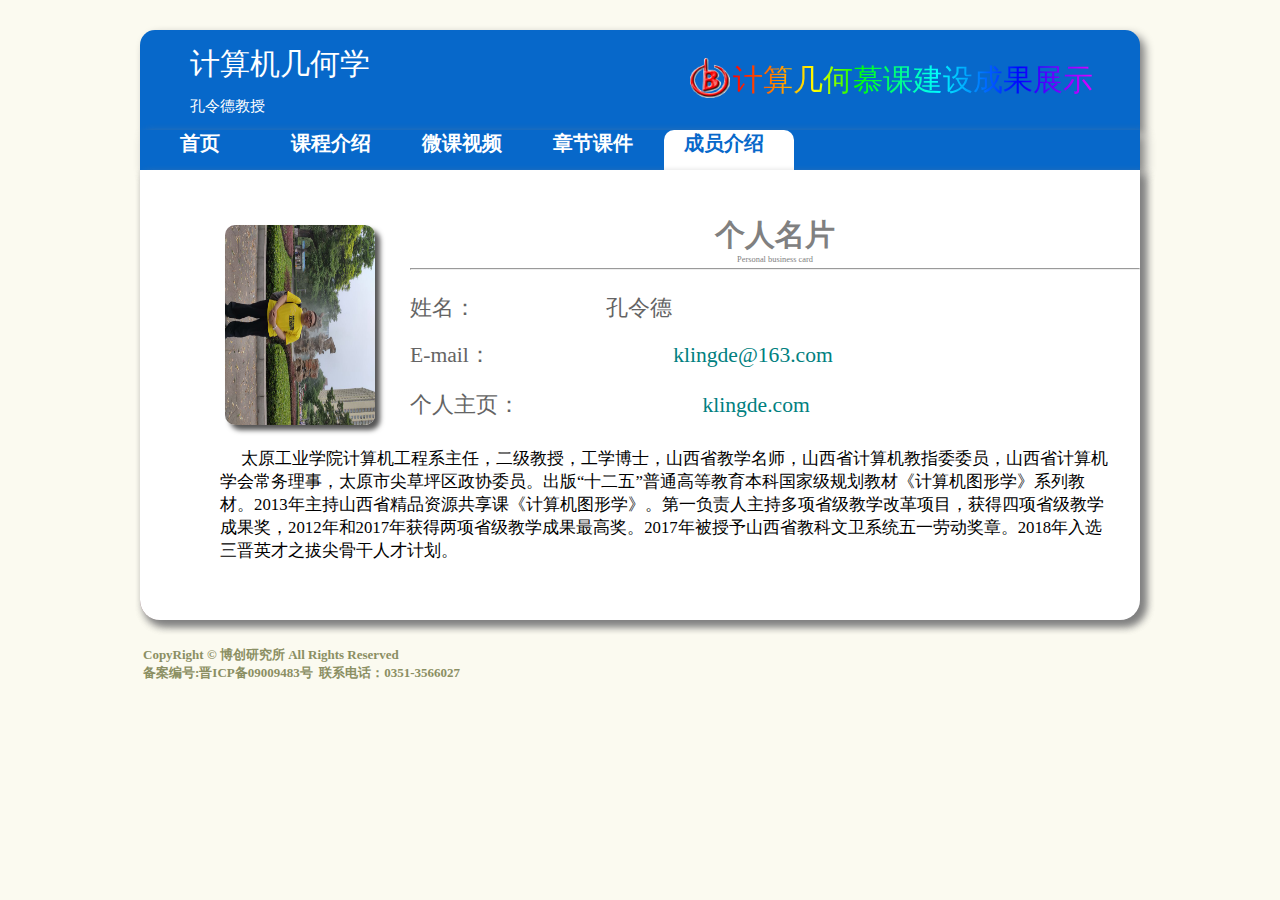
<file: member.html>
<!DOCTYPE html>
<!--计算即图形学网站，孔令德-->
<html>
    <head>
        <meta  content="text/html;charset=utf-8" http-equiv="Content-Type" /> 
        <meta name="viewport" content="width=device-width, initial-scale=1.0">
        <meta name="keywords" content="计算机图形学,孔令德,精品资源共享课,VC++,MFC,图形学原理,源程序"/>
        <meta name="description" content="基于MFC研究计算机图形学原理的实现,提供了《计算机图形学基础教程（VC++版）》、《计算机图形学实践教程（VC++版）》、《计算机图形学基础教程（VC++版）习题解答与编程实践》、《计算机图形学实验及课程设计（VC++版）》4本系列教材和300多个源程序。采用类模块：CLine直线类、CFill填充类、CTransform变换类、CPerspective透视类、CZbuffer深度缓冲类、CLightSource光源类、CLighting光照类、CMaterial材质类、CTexture纹理类等，实现真实感图形的绘制。">
        <link rel="stylesheet" href="css/css.css">
        <link rel="stylesheet" href="css/course.css">
        <link rel="icon" type="image/x-icon" href="images/bc.png" />
        <title>欢迎访问 孔令德计算机图形学精品资源共享课课程网站</title>
    </head>
    <body>
        <!-- <script src="js/main.js"></script> -->
        <!-- <div style="background-image: url(images/demo1.jpg);  top:100%;left: 100%"></div> -->
        <div id="course_main">
            <div id="nav">
                <table style="width:1003px;  text-align:center; height:70px; border:0;" cellpadding="0" cellspacing="0">
                    <tbody>
                        <tr>
                            <td style="color:white; text-align: left;">
                                <p style="font-size: 30px; line-height: 7px; padding-left: 50px;">
                                    计算机几何学
                                </p>
                                <p style="font-size: 15px; padding-left: 50px;">
                                    <a href="http://klingde.com" style="color:white" target="_blank ">孔令德教授</a>
                                </p>
                            </td>
                            <td style="color:white; text-align: right;">
                                <img src="images/bc2.png" alt="博创" title="博创" style="width: 40px; height: 40px; vertical-align: -50%;">
                                <p class="rainbow-text" style="font-size: 30px; padding-right: 50px; vertical-align: auto;">
                                    计算几何慕课建设成果展示
                                </p>
                            </td>
                        </tr>
                    </tbody>
                </table>
            </div>
            <div id="menu">
                <ul style="list-style: none;">
                    <li>
                        <!--[if lte ie 6]> <a href="#"><table><tr><td> <![endif]-->
                        <dl>
                            <dt><a href="index.html">首页</a>
                            </dt>
                            <span class="STYLE">
                                <!--[if lte ie 6]> </td></tr></table></a> <![endif]-->
                            </span>
                        </dl>
                    </li>
                    <li>
                        <!--[if lte ie 6]> <a href="#"><table><tr><td> <![endif]-->
                        <dl>
                            <dt><a href="course.html">课程介绍</a>
                                <!-- <dd>&nbsp;</dd>
                                <dd>&nbsp;</dd> -->
                            </dt>
                        </dl>
                        <!--[if lte ie 6]> </td></tr></table></a> <![endif]-->
                    </li>
                    <li>
                        <!--[if lte ie 6]> <a href="#"><table><tr><td> <![endif]-->
                        <dl>
                            <dt>
                                <a href="micro class.html">微课视频</a>
                            </dt>
                        </dl>
                        <!--[if lte ie 6]> </td></tr></table></a> <![endif]-->
                    </li>
                    <li>
                        <!--[if lte ie 6]> <a href="#"><table><tr><td> <![endif]-->
                        <dl>
                            <dt><a href="courseware.html">章节课件</a></dt>
                        </dl>
                        <!--[if lte ie 6]> </td></tr></table></a> <![endif]-->
                    </li>
                    <li  class="HomePage">
                        <span class="STYLE">
                            <!--[if lte ie 6]> <a href="#"><table><tr><td> <![endif]-->
                         </span>
                        <dl>
                            <dt>
                                <a style="color: rgb(7,104,202);" href="member.html">成员介绍</a>
                            </dt>
                                <!-- <dd class="first">
                                    <a href="teachers.html">教师介绍</a>
                                </dd>
                                <dd class="last">
                                    <a href="students.html">学生介绍</a>
                                </dd> -->
                        </dl>
                                    <!--[if lte ie 6]> </td></tr></table></a> <![endif]-->
                    </li>
                </ul>
            </div>
            <div id="member_intro">
                <div id="member_bk">
                    <img src="images/result_25k.png" alt="计算机图形学" style="width: 1000px; height: 450px; border-bottom-left-radius: 20px; border-bottom-right-radius: 20px; box-shadow: 5px 5px 10px gray; ">
                </div><!--background-color: white和filter: alpha(opacity=20)是正对ie浏览器的；其余部分针对所有-->
                <div id="scrool-style" style="filter: alpha(opacity=95); background-color: rgba(255, 255, 255, 0.95); width: 1000px; height: 450px; background-color: white; border-bottom-left-radius: 20px; border-bottom-right-radius: 20px; box-shadow: 5px 5px 10px gray;  position: absolute; opacity: 1; overflow: auto; z-index: 1; ">
                    <div style="width: 1000px; height: 200px;">
                    <img id="teacher_photo" src="images/teacher.jpg" alt="孔令德" width="200" height="150">
                    <p style="margin-top: 60px; color: gray; font-size: 2.5em; text-align: center; font-weight: bolder; line-height: 10px;">个人名片</p>
                    <p style="margin-top: -10px; color: gray; font-size: 0.7em; text-align: center; line-height: 0px;">Personal business card</p>
                    <hr>
                    <div style="float: left; overflow: hidden; width: 700px;">
                    <p style="color: rgb(100, 100, 100);; font-size: 1.8em; line-height: 20px;">
                        姓名： &nbsp;&nbsp;&nbsp;&nbsp;&nbsp;&nbsp;&nbsp;&nbsp;&nbsp;&nbsp;&nbsp;&nbsp;&nbsp;&nbsp;&nbsp;&nbsp;&nbsp;&nbsp;&nbsp;&nbsp;&nbsp;&nbsp;
                        孔令德
                    </p>
                    <p style="color: rgb(100, 100, 100);; font-size: 1.8em; font-family:Georgia, 'Times New Roman', Times, serif;">
                        E-mail： 
                        <a style="padding-left: 150px; font-size: 1.0em; color: teal;" href="mailto:name@email.com">
                            &nbsp;&nbsp;&nbsp;&nbsp;
                            klingde@163.com
                        </a>
                    </p>
                    <p style="color: rgb(100, 100, 100); font-size: 1.8em;">
                        个人主页： 
                        <a href="http://klingde.com" target="_blank" style="padding-left: 150px; font-size: 1.0em; color: teal; font-family:Georgia, 'Times New Roman', Times, serif; ">
                            &nbsp;&nbsp;&nbsp;&nbsp;
                            klingde.com
                        </a>
                    </p>
                    </div>
                    </div>
                    <p style="margin-left: 80px; margin-right: 30px; font-size: 1.4em; font-family: 楷体;">
                        &nbsp;&nbsp;&nbsp;&nbsp;
                        太原工业学院计算机工程系主任，二级教授，工学博士，山西省教学名师，山西省计算机教指委委员，山西省计算机学会常务理事，太原市尖草坪区政协委员。出版“十二五”普通高等教育本科国家级规划教材《计算机图形学》系列教材。2013年主持山西省精品资源共享课《计算机图形学》。第一负责人主持多项省级教学改革项目，获得四项省级教学成果奖，2012年和2017年获得两项省级教学成果最高奖。2017年被授予山西省教科文卫系统五一劳动奖章。2018年入选三晋英才之拔尖骨干人才计划。
                            <!-- opacity: 0.6;
                            background-color: rgb(0, 0, 0);  
                            filter: alpha(opacity=20);  
                            background-color: rgba(0, 0, 0, 0.2);   -->
                    </p>
                </div>
                <!-- <div id="member_right">
                    <a href="https://www.phei.com.cn/module/goods/wssd_content.jsp?bookid=50307" target="_blank">
                        <img src="images/book.jpg" alt="计算几何算法与实现" title= "计算机几何算法与实现" style="width: 200px;">
                    </a>
                    <div id="scrool-style" style="width: 200px; text-align: center; overflow: auto;">
                        <p style="color:gray; width: 150px; height: 155px; text-align: left; margin: auto; padding: auto;">
                            本书系统介绍Bezier曲线曲面、B样条曲线曲面和NURBS曲线曲面的理论与算法。第1章介绍曲线曲面的基本概念及表示形式；第2章介绍二维图形和三维图形的程序设计方法，示范直线绘图函数的使用方法，重点讲解制作网格模型动画的双缓冲技术；第3章讲解三次样条曲线、三次参数样条曲线、Hermite样条曲线和Cardinal曲线的原理与算法；第4章介绍三次Bezier曲线的定义算法、de Casteljau递推算法，重点讲解基于双三次Bezier曲面片制作Utah 茶壶的算法，并在课程设计部分给出完整的代码；第5 章介绍B 样条的de Boor-Cox递推定义算法、二次和三次均匀B样条算法、非均匀B样条曲线计算节点矢量的Hartley-Judd算法；第6章在曲线部分介绍NURBS精确表示圆弧的方法，在曲面部分重点讲解NURBS构建三维曲面如球、圆环、酒杯的原理和算法。为了改变计算几何以数学公式推导为主的单调学习方法，增强曲线曲面的可视化效果。本书提供所有与原理配套的Visual C++源程序。这些源程序用模块化方法编写，注释简单易懂。为了降低程序的理解难度，旋转曲面投影以最简单的正交投影为主。对于计算机专业教师，可以深入理解原理与代码的对应关系；对于非计算机专业教师，可以直接运行程序，本书不追求数学上的严密性与完整性，而注重于根据曲线曲面的数学公式的编程实现。本书的所有插图全部使用程序绘制。从数学角度的理解转换为图形方面的观察，可有效提高读者的学习兴趣，实现将数学公式借助于编程技术表示为图形效果的设计初衷。本书附录部分给出了6个实验项目及2个课程设计项目，并给出了犹他茶壶和花瓶的Visual C++源代码。本书可作为高等院校计算机科学与技术、数字媒体技术、信息与计算科学、机械设计等专业本科生、硕士生、博士生的教材与参考书，也可供从事游戏开发、计算机建模、计算机图形学等领域的科学工作者参考使用。
                        </p>
                    </div>
                </div> -->
            </div>
        </div>
        <div id="footer">    
            <table>
                <tr class="STYLE">
                    <td style="font-weight:bold;color:#8B8F63;font-size:13px; text-align: left;">
                        <p>CopyRight &copy; 博创研究所  All Rights Reserved<br />
                            备案编号:晋ICP备09009483号&nbsp;
                            联系电话：0351-3566027 
                            <!-- Design by longbofeng -->
                        </p>
                    </td>
                </tr>
              </table>
        </div>
    </body>
</html>
</file>
<file: CSS/index.css>
*{
	margin: 0px;
	padding: 0px;
}
img{
	vertical-align: bottom;
}
ul{
	margin: 0px;
	padding: 0px;
}
li{
	list-style: none;
}
a{
	text-decoration: none;
}
.fl{
	float: left;
}
.fr{
	float: right;
}
.clearfix::before,.clearfix::after{
	display: table;
	content: "";
}
.clearfix::after{
	clear: both;
}
header{
	border-bottom: 1px solid #dbdbdb;
	/*rgba(219,219,219,1)*/
	position: fixed;
	width: 100%;
	z-index: 1;
	background-color: #fff;
}
.shadow{
	/* box-shadow: 1px 1px 1px 2px black; */
	border: 1px solid #dbdbdb;
}
.w{
	width: 975px;
	margin: 0 auto;
}
.bar_title{
	height: 54px;
	padding: 0 20px;
}
.bd{
	border: 1px solid red;
}
.logo{
	width: 360px;
	height: 36px;
	margin-top: 16px;
}
.logo a{
	display: block;
}
.logo img{
	width: 103px;
	height: 29px;
}
.search{
	width: 215px;
	height: 28px;
	margin-top: 13px;
	position: relative;
}
.search_box>input{
	width: 215px;
	height: 28px;
	border: 1px solid #dbdbdb;
	background-color: #FAFAFA;
	border-radius: 3px;
}
.search_box{
	width: 215px;
	height: 28px;
	position: absolute;
	top: 0px;
	left: 0px;
	z-index: 1;
}
.search_box>input:focus{
	outline: 1px solid #dbdbdb;
}
.search_context{
	width: 215px;
	height: 28px;
}
.search_context>span{
	color: #8E8E8E;
	z-index: 2;
	position: absolute;
	/* top: 15%; */
	left: 35%;
	font-size: 14px;
	line-height: 28px;
}
.search_context>span:nth-child(2){
	padding-left: 20px;
	padding-top: -30px;
}
.function{
	/* width: 222px; */
	height: 22px;
	margin-top: 16px;
	padding-left: 24px;
}
.function>div{
	margin-left: 22px;
	width: 22px;
	height: 22px;
	/* border: 1px solid blue; */
}
.function>div:nth-child(1){
	margin-left: 0px;
}
.function>div>a>img{
	width: 22px;
	height: 22px;
}
.favorite{
	position: relative;
}
.float-box{
	display: none;
}
.float-love{
	width: 400px;
	/* height: 100px; */
	position: absolute;
	top: 40px;
	left: -350px;
	background-color: #FFFFFF;
	box-shadow: 0px 0px 2px 0px gray;
	border-radius: 5px;
	overflow: hidden;
	/* z-index: 2; */
}
.message{
	position: relative;
	padding: 12px;
	cursor: pointer;
}
.message:hover{
	background-color: rgba(122,122,122,0.3);
}
.tip{
	width: 34px;
	height: 34px;
	background-color: #ed4956;
	border-radius: 50%;
	line-height: 34px;
	text-align: center;
	color: white;
	font-weight: 600;
}
.information{
	margin-left: 12px;
	font-size: 12px;
	color: #8E8E8E;
}
.sow{
	width: 5px;
	height: 5px;
	/* background-color: #8E8E8E; */
	border: 2px solid #8E8E8E;
	border-bottom-color: transparent;
	border-left-color: transparent;
	transform: rotate(45deg);
	position: absolute;
	top: 20px;
	right: 20px;
}
.information>p{
	font-size: 14px;
	color: #262626;
	font-weight: 600;
}
.love-sow{
	width: 10px;
	height: 10px;
	background-color: white;
	box-shadow: 1px 1px 1px 0px gray;
	/* border: 1px solid #8E8E8E; */
	/* border-bottom-color: transparent; */
	/* border-left-color: transparent; */
	transform: rotate(225deg);
	position: absolute;
	top: 35px;
	right: 5px;
	z-index: 1;
}
.function>div:nth-child(1)>a:hover>img{
	animation: shiver 0.5s ease-in;
}
.function>div:nth-child(2)>a:hover>img{
	animation: fly 1s ease-in;
}
.function>div:nth-child(4)>a:hover>img{
	animation: heart 0.5s linear;
}
.function>div:nth-child(3)>a>img:hover,
.function>div:nth-child(5)>a>img:hover{
	animation: rotate 1s linear;
}
.function>div:nth-last-child(1)>a>img{
	border: 2px solid #DBDBDB;
	border-radius: 50%;
}
.display-info{
	position: fixed;
	top: 0;
	left: 0;
	width: 100%;
	height: 100%;
	background-color: rgba(1,1,1,0.65);
	display: none;
	z-index: 10;
	text-align: center;
}
.display-info>img{
	height: 100%;
	position: absolute;
	top: 50%;
	left: 50%;
	transform: translate(-50%,-50%);
}

.main{
	width: 100%;
	/* height: 1000px; */
	/* padding-top: 60px; */
	padding-top: 30px;
	background-color: #FAFAFA;
	position: relative;
}
@keyframes rotate{
	from{
		transform: rotate(0deg);
	}
	to{
		transform: rotate(360deg);
	}
}

@keyframes fly{
	0%{
		transform: scale(1,1);
	}
	25%{
		transform: scale(0.5,0.5);
	}
	50%{
		transform: translate(-5px,5px);
	}
	75%{
		transform: translate(5px,-5px);
	}
	100%{
		transform: translate(0px,0px);
	}
}
@keyframes heart{
	0%{
		transform: scale(1,1);
	}
	25%{
		transform: scale(1.2,1.2);
	}
	50%{
		transform: scale(1,1);
	}
	75%{
		transform: scale(1.2,1.2);
	}
	100%{
		transform: scale(1,1);
	}
}
@keyframes shiver{
	25%{
		transform: translate(1px,-0.5px);
	}
	75%{
		transform: translate(-1px,0.5px);
	}
}
</file>
<file: CSS/home.css>
.left{
	width: 614px;
	margin-right: 28px;
}
.right{
	width: 293px;
	height: 642px;
	position: fixed;
	top: 88px;
	left: 798.5px;
	font-family: -apple-system,BlinkMacSystemFont,"Segoe UI",Roboto,Helvetica,Arial,sans-serif;
}

.newly{
	height: 118px;
	margin-bottom: 24px;
	background-color: #fff;
}
.newly>a{
	display: inline-block;
	height: 118px;
	padding: 0 4px;
}
.newly>a:nth-child(1){
	margin-left: 10px;
}
.newly-person{
	margin-top: 18px;
}
.newly-person>p{
	display: block;
	width: 66px;
	overflow: hidden;
	text-align: center;
	color: #262626;
	font-size: 12px;
}
.newly-person-portrait{
	position: relative;
	width: 66px;
	height: 66px;
	background-image: url(../Resource/image/inco-ins.png);
	background-repeat: no-repeat;
	background-position: -66px -228px;
	background-size: 450px;
	margin-bottom: 4px;
}
.newly-person-portrait>img{
	width: 56px;
	height: 56px;
	border: 2px solid rgba(1,1,1,0);
	border-radius: 50%;
	position: absolute;
	top: 3px;
	left: 3.5px;
}

.articles{
	margin-left: -1px;
	margin-right: -1px;
}

article{
	width: 616px;
	/* height: 1089.5px; */
	margin-bottom: 60px;
	border-radius: 3px;
	border: 1px solid #DBDBDB;
	position: relative;
	vertical-align: baseline;
	background-color: #FFFFFF;
}

.header{
	height: 28px;
	padding: 16px;
	line-height: 28px;
}

.user_detail{
	margin-top: -4px;
}
.user_name{
	margin-left: 14px;
}

.user_name>a{
	color: #262626;
	font-size: 14px;
	display: block;
	line-height: 18px;
}
.more>span{
	cursor: pointer;
}
.more>span:hover{
	font-weight: bold;
}

.user_name>a:nth-child(2){
	font-size: 12px;
	line-height: 14px;
	margin-top: 3px;
}
.user_portrait{
	background-image: url(../Resource/image/inco-ins.png);
	background-repeat: no-repeat;
	background-position: -40px -139px;
	background-size: 275px;
	width: 41px;
	height: 41px;
}
.user_portrait>a{
	display: block;
	width: 41px;
	height: 41px;
	position: relative;
}
.user_portrait img{
	width: 32px;
	height: 32px;
	border: 2px solid rgba(1,1,1,0);
	border-radius: 50%;
	position: absolute;
	top: 2.5px;
	left: 2.5px;
}

.picture{
	width: 616px;
	/* height: 767.5; */
	overflow: hidden; 
}

.picture>img{
	width: 616px;
	transition: transform 2s ease-in-out;
}
.picture:hover>img{
	width: 616px;
	transform: scale(1.05);
}

.comment>div{
	padding: 0 16px;
}
.function-panel{
	margin-top: 4px;
}
.function-panel>div{
	display: inline-block;
	padding: 8px;
}
.function-panel>div>a>img{
	width: 24px;
	height: 24px;
}
.likes-times{
	font-size: 14px;
	font-weight: bold;
	color: #262626;
	margin-bottom: 8px;
}
.introduct{
	margin-bottom: 4px;
	color: #262626;
	font-size: 14px;
	line-height: 18px;
	font-family: -apple-system,BlinkMacSystemFont,"Segoe UI",Roboto,Helvetica,Arial,sans-serif;
}
.more-content>span{
	color: #8E8E8E;
}
.introduct>span{
	/* font-weight: bold; */
	font-weight: 600;
}
.at{
	color: #262626;
}
.at>span,.at:visited>span{
	font-size: 14px;
	color: #00376B;
}
.all-comment{
	margin-bottom: 4px;
	font-size: 14px;
	color: #8E8E8E;
}
.all-comment>a,.all-comment>a:visited{
	color: #8E8E8E;
	cursor: pointer;
}
.comment-user-name{
	font-weight: 600;
	cursor: pointer;
}
.comments-list{
	margin-bottom: 4px;
	color: #262626;
	font-size: 14px;
	font-family: -apple-system,BlinkMacSystemFont,"Segoe UI",Roboto,Helvetica,Arial,sans-serif;
}
.comments-list img{
	width: 12px;
	height: 12px;
	float: right;
	filter:grayscale(80%);
	cursor: pointer;
}
.post-date{
	height: 20px;
	color: #8E8E8E;
	font-size: 10px;
	line-height: 20px;
	margin-bottom: 4px;
}
.post-comment{
	border-top: 1px solid #EFEFEF;
	margin-top: 4px;
	position: relative;
	height: 56px;
}
.comment-text{
	padding: 0 16px;
	margin-top: 18px;
}
.comment-form{
	/* width: 582px; */
	height: 18px;
}
.add-comment{
	width: 550px;
	height: 18px;
	color: #262626;
	line-height: 18px;
	font-size: inherit;
	font-weight: 400;
	border: 0px solid #FFFFFF;
	outline: 0px solid rgba(0,0,0,0);
	resize: none;
	vertical-align:middle;
}
.post{
	width: 28px;
	height: 18px;
	opacity: 0.3;
	border: 0;
	color: #0095f6;
	display: inline;
	padding: 0;
	position: relative;
	font: 400 13.3333px Arial;
	background: 0 0;
}

.recommend1{
	position: relative;
	padding: 20px 0;
	width: 616px;
	height: 240px;
	margin-bottom: 60px;
	background-color: #FFFFFF;
	overflow: hidden;
}
.recommend-text{
	width: 566px;
	height: 18px;
	margin-bottom: 12px;
	margin-left: 24px;
	margin-right: 24px;
	color: #8E8E8E;
	font-weight: 600;
}
.recommend-text>div:nth-child(2)>a,
.recommend-text>div:nth-child(2)>a:visited{
	color: #0095F6;
}
.recommend-card{
	width: 200px;
	height: 208px;
	/* 弹性布局，使得子div位于父div中间（也可以使用绝对布局等） */
	display: flex;
	justify-content: center;/*内容水平居中*/
	align-items: center; /*内容垂直居中*/
	animation: card_move 3s ease-in-out;
}
@keyframes card_move{
	from{
		transform: translate(-1300px,0px);
	}
	to{
		transform: translate(0px,0px);
	}
}
.recommend1>div:nth-child(2){
	margin-left: 12px;
}
.recommend-info{
	width: 134px;
	height: 168px;
	padding: 20px;
	position: relative;
}
.close-recommend{
	position: absolute;
	width: 34px;
	height: 34px;
	top: 0;
	right: 0;
}
.close-recommend>div{
	width: 10px;
	height: 10px;
	margin: 12px;
	background-image: url(../Resource/image/inco-ins.png);
	background-repeat: no-repeat;
	background-position: -428px -230px;
	background-size: 440px 411px;
}
.recommend-friend-portrait{
	margin-bottom: 20px;
}
.recommend-friend-portrait>a{
	display: block;
	text-align: center;
}
.recommend-friend-portrait>a>img{
	width: 54px;
	height: 54px;
	border-radius: 50%;
}
.recommend-friend-name{
	font-size: 14px;
	color: #262626;
	text-align: center;
	width: 134px;
	height: 18px;
	margin-bottom: 4px;
	font-weight: 600;
}
.recommend-friend-from{
	width: 134px;
	height: 28px;
	font-size: 12px;
	color: #8E8E8E;
	margin-bottom: 12px;
	text-align: center;
}
.recommend-friend-name>a:visited{
	color: #262626;
}
.follow{
	width: 134px;
	height: 30px;
	background-color: #0095F6;
	font-size: 14px;
	color: #FFFFFF;
	border-radius: 4px;
	line-height: 30px;
	text-align: center;
	font-weight: 600;
}
.follow:hover>a{
	background-color: #006fb4;
	border-radius: 4px;
}
.follow>a,.follow>a:visited{
	display: block;
	color: #FFFFFF;
}
.recommend-next{
	cursor: pointer;
	transform: scaleX(-1);
	width: 24px;
	height: 24px;
	position: absolute;
	top: 145px;
	right: 10px;
	background-size: 440px 411px;
	background-position: -402px -207px;
	background-repeat: no-repeat;
	background-image: url(../Resource/image/inco-ins.png);
}
.recommend-previous{
	display: none;/*消除此按钮*/
	cursor: pointer;
	width: 24px;
	height: 24px;
	position: absolute;
	top: 145px;
	left: 10px;
	background-size: 440px 411px;
	background-position: -402px -207px;
	background-repeat: no-repeat;
	background-image: url(../Resource/image/inco-ins.png);
}

.person_info{
	margin-bottom: 10px;
	margin-top: 18px;
	margin-left: 16px;
}
.person-portrait>img{
	width: 56px;
	height: 56px;
	border: 2px solid #DBDBDB;
	border-radius: 50%;
}
.person-name{
	height: 60px;
	margin-left: 20px;
	font-size: 14px;
	color: #262626;
	padding-top: 10px;
}
.person-name>p:nth-child(1){
	margin-bottom: 2px;
	font-weight: 600;
}
.person-name>p:nth-child(2){
	font-size: 12px;
	color: #8E8E8E;
}
.recommend{
	margin-bottom: 12px;
	padding-bottom: 8px;
}
.recommend-text-s{
	font-size: 14px;
	color: #8E8E8E;
	font-weight: 600;
	padding: 4px 16px;
}
.recommend-text-s>div>a
,.recommend-text-s>div:hover>a{
	display: block;
	color: #262626;
	font-size: 12px;
}
.user-info{
	padding: 8px 16px;
}
.user-info>.user_detail>.user_portrait{
	background-image: unset;
}
.user-info>.user_detail>.user_portrait img{
	border: 1px solid #DBDBDB;
}
.user-info>.user_detail>.user_name{
	margin-left: 12px;
}
.user-info>.user_detail>.user_name>a:nth-child(1){
	font-weight: 600;
}
.user-info>.user_detail>.user_name>a:nth-child(2){
	color: #8E8E8E;
}
.follow-s{
	height: 41px;
	font-size: 12px;
	font-weight: 600;
	text-align: center;
	display: flex;
	text-align: center;
	align-items: center;
}
.follow-s>a,.follow-s>a:hover{
	display: block;
	color: #0095F6;
}
footer{
	color: #C7C7C7;
	font-size: 11px;
}

.setting{
	margin-bottom: 16px;
	margin-left: 16px;
}
.setting>li{
	display: inline-block;
}
.setting>li:not(:last-of-type)::after{
	content: '\00B7';
	margin: 0.25em 0.25em;
}
.setting>li>a:visited{
	color: #C7C7C7;
}
footer>span{
	margin-left: 16px;
}
/* .copyright{
	color: #C7C7C7;
	font-size: 11px;
} */

/* 弹起预览菜单项目 */
.display-info{
	overflow: hidden;
}
.display-info>img{
	display: none;
}

.buttom-opt{
	width: 850px;
	height: 600px;
	margin: 10px auto;
	overflow-x: hidden;
	overflow-y: auto;
}
.buttom-opt>img{
	width: 480px;
}
.comment_preview{
	width: 335px;
	height: 600px;
	background-color: #FFFFFF;
}

/* 弹出评论头部 */
.user_detail1{
	padding: 16px;
	border-bottom: 1px solid #DBDBDB;
}
.user_portrait1{
	width: 41px;
	height: 41px;
}
.user_portrait1>a{
	display: block;
	width: 41px;
	height: 41px;
	position: relative;
}
.user_portrait1 img{
	width: 32px;
	height: 32px;
	border: 2px solid rgba(1,1,1,0);
	border-radius: 50%;
	position: absolute;
	top: 2.5px;
	left: 2.5px;
}
.user_name1{
	margin-left: 5px;
}
.user_name1>a>span,.user_name1>a:visited>span{
	color: #262626;
}
.user_name1>a:nth-child(2)>span{
	color: #0095F6;
	font-weight: 600;
}
.user_name1>a:nth-child(3){
	font-size: 12px;
	line-height: 14px;
	margin-top: 3px;
	text-align: left;
}
.user_name1>a:nth-child(3),
.user_name1>a:nth-child(3):visited{
	color: #262626;
}
/* 评论区 */
.picture_reply>ul{
	width: 100%;
	height: 373px;
	overflow-x: hidden;
	overflow-y: auto;
}
.picture_reply>ul>li{
	padding: 16px;
	text-align: left;
}
.picture_reply>ul>li>.post-date{
	padding-left: 45px;
}
.picture_reply>ul>li>div>img{
	width: 32px;
	height: 32px;
	border-radius: 50%;
}
.reply_protrait{
	width: 42px;
}
.reply_text{
	width: 230px;
	height: 100%;
	text-align: left;
	margin-left: 5px;
	font-size: 12px;
	user-select: all;
}
/* 评论区功能 */
.comment1>div{
	padding: 0 16px;
	text-align: left;
}
.function-panel1{
	margin-top: 4px;
}
.function-panel1>div{
	display: inline-block;
	padding: 8px;
}
.function-panel1>div:nth-child(1){
	padding-left: 0px;
}
.function-panel1>div:nth-last-child(1){
	padding-left: 0px;
}
.function-panel1>div>a>img{
	width: 24px;
	height: 24px;
}
.likes-times1{
	font-size: 14px;
	font-weight: bold;
	color: #262626;
	margin-bottom: 8px;
}
.post-date1{
	height: 20px;
	color: #8E8E8E;
	font-size: 10px;
	line-height: 20px;
	margin-bottom: 4px;
}
.post-comment1{
	border-top: 1px solid #EFEFEF;
	margin-top: 4px;
	position: relative;
	height: 56px;
}
.comment-text1{
	padding: 0 16px;
	margin-top: 18px;
}
.comment-form1{
	/* width: 582px; */
	height: 18px;
}
.add-comment1{
	width: 270px;
	height: 18px;
	color: #262626;
	line-height: 18px;
	font-size: inherit;
	font-weight: 400;
	border: 0px solid #FFFFFF;
	outline: 0px solid rgba(0,0,0,0);
	resize: none;
	vertical-align:middle;
}
.post1{
	width: 28px;
	height: 18px;
	opacity: 0.3;
	border: 0;
	color: #0095f6;
	display: inline;
	padding: 0;
	position: relative;
	font: 400 13.3333px Arial;
	background: 0 0;
}
</file>
<file: CSS/explore.css>
.w{
	max-width: 935px;
}
.explore_show{
	max-width: 935px;
	padding-left: 20px;
	padding-right: 20px;
}
.explore_show>div{
	overflow: hidden;
}
.explore_show>div:nth-child(3n){
	margin-right: 0px;
}
.small_picture{
	width: 292.99px;
	height: 292.99px;
	margin: 0 28px 28px 0px;
	position: relative;
}
.lager_picture{
	width: 613.99px;
	height: 613.99px;
	position: relative;
	margin-bottom: 28px;
}
.show_picture{
	position: absolute;
	top: 0;
	left: 0;
	background-color: rgba(0,0,0,0);
	opacity: 0;
}
.show_picture>*{
	opacity: 0;
}
.show_picture:hover{
	background-color: rgba(0,0,0,0.5);
}
.show_picture:hover,.show_picture>*{
	opacity: 1;
}
.lager_picture>.show_picture{
	width: 613.99px;
	height: 613.99px;
}
.small_picture>.show_picture{
	width: 292.99px;
	height: 292.99px;
}
.operator{
	width: 100%;
	height: 100%;
	position: relative;
}
.operator>div{
	position: absolute;
	top: 50%;
	left: 50%;
	transform: translate(50%,50%);
	width: 19px;
	height: 19px;
}
.operator span{
	width: 100px;
	padding-left: 25px;
	color: #fff;
}
.explore_favorite{
	/* left: 50%; */
	cursor: pointer;
	margin-left: -95px;
	background-size: 440px 411px;
	background-position: -382px -223px;
	background-image: url(../Resource/image/inco-ins.png);
}
.explore_comment{
	/* right: 50%; */
	cursor: pointer;
	margin-left: 35px;
	background-size: 440px 411px;
	background-position: -382px -263px;
	background-image: url(../Resource/image/inco-ins.png);
}
.small_picture>img{
	width: 292.99px;
	user-select: none;
}
.lager_picture>img{
	width: 613.99px;
	user-select: none;
}

/* 页脚部分 */
footer{
	/* color: #C7C7C7; */
	color: #00376b;
	font-size: 11px;
	font-weight: 600;
}
.setting{
	margin-bottom: 16px;
	margin-left: 16px;
}
.setting>li{
	display: inline-block;
}
.setting>li:not(:last-of-type)::after{
	content: '\00B7';
	margin: 0.25em 0.25em;
}
.setting>li>a:visited{
	color: #00376b;
}
footer>span{
	margin-left: 16px;
	color: #C7C7C7;
}

/* 弹起预览菜单项目 */
.display-info{
	overflow: hidden;
}
.display-info>img{
	display: none;
}

.buttom-opt{
	width: 850px;
	height: 600px;
	margin: 10px auto;
	overflow-x: hidden;
	overflow-y: auto;
}
.buttom-opt>img{
	width: 480px;
}
.comment_preview{
	width: 335px;
	height: 600px;
	background-color: #FFFFFF;
}

/* 弹出评论头部 */
.user_detail{
	padding: 16px;
	border-bottom: 1px solid #DBDBDB;
}
.user_portrait{
	width: 41px;
	height: 41px;
}
.user_portrait>a{
	display: block;
	width: 41px;
	height: 41px;
	position: relative;
}
.user_portrait img{
	width: 32px;
	height: 32px;
	border: 2px solid rgba(1,1,1,0);
	border-radius: 50%;
	position: absolute;
	top: 2.5px;
	left: 2.5px;
}
.user_name{
	margin-left: 5px;
}
.user_name>a>span,.user_name>a:visited>span{
	color: #262626;
}
.user_name>a:nth-child(2)>span{
	color: #0095F6;
	font-weight: 600;
}
.user_name>a:nth-child(3){
	font-size: 12px;
	line-height: 14px;
	margin-top: 3px;
	text-align: left;
}
.user_name>a:nth-child(3),
.user_name>a:nth-child(3):visited{
	color: #262626;
}
/* 评论区 */
.picture_reply>ul{
	width: 100%;
	height: 373px;
	overflow-x: hidden;
	overflow-y: auto;
}
.picture_reply>ul>li{
	padding: 16px;
	text-align: left;
}
.picture_reply>ul>li>.post-date{
	padding-left: 45px;
}
.picture_reply>ul>li>div>img{
	width: 32px;
	height: 32px;
	border-radius: 50%;
}
.reply_protrait{
	width: 42px;
}
.reply_text{
	width: 230px;
	height: 100%;
	text-align: left;
	margin-left: 5px;
	font-size: 12px;
	user-select: all;
}
/* 评论区功能 */
.comment>div{
	padding: 0 16px;
	text-align: left;
}
.function-panel{
	margin-top: 4px;
}
.function-panel>div{
	display: inline-block;
	padding: 8px;
}
.function-panel>div:nth-child(1){
	padding-left: 0px;
}
.function-panel>div:nth-last-child(1){
	padding-left: 0px;
}
.function-panel>div>a>img{
	width: 24px;
	height: 24px;
}
.likes-times{
	font-size: 14px;
	font-weight: bold;
	color: #262626;
	margin-bottom: 8px;
}
.post-date{
	height: 20px;
	color: #8E8E8E;
	font-size: 10px;
	line-height: 20px;
	margin-bottom: 4px;
}
.post-comment{
	border-top: 1px solid #EFEFEF;
	margin-top: 4px;
	position: relative;
	height: 56px;
}
.comment-text{
	padding: 0 16px;
	margin-top: 18px;
}
.comment-form{
	/* width: 582px; */
	height: 18px;
}
.add-comment{
	width: 270px;
	height: 18px;
	color: #262626;
	line-height: 18px;
	font-size: inherit;
	font-weight: 400;
	border: 0px solid #FFFFFF;
	outline: 0px solid rgba(0,0,0,0);
	resize: none;
	vertical-align:middle;
}
.post{
	width: 28px;
	height: 18px;
	opacity: 0.3;
	border: 0;
	color: #0095f6;
	display: inline;
	padding: 0;
	position: relative;
	font: 400 13.3333px Arial;
	background: 0 0;
}
</file>
<file: CSS/inbox.css>
.w{
	width: 935px;
}
.main{
	height: 100%;
	padding-top: 20px;
	user-select: none;
}
.inbox-ui{
	/* height: 100%; */
	/* width: 100%; */
	/* max-width: 935px; */
	/* width: 935px; */
	height: 522px;
	background-color: #FFFFFF;
}
.input_box{
	width: 389px;
}
.box-head{
	position: relative;
	width: 349px;
	height: 60px;
	padding-left: 20px;
	padding-right: 20px;
	text-align: center;
	line-height: 60px;
	border-bottom: 1px solid #DBDBDB;
}
.box-head>img{
	position: absolute;
	top: 50%;
	right: 20px;
	width: 23px;
	height: 23px;
	transform: translateY(-50%);
	cursor: pointer;
}
.message_list{
	height: 460px;
	overflow: auto;
}
.message_list>ul>li:hover{
	background-color: #dbdbdb;
	/* width: 349px; */
	/* padding-top: 8px; */
}
.message_list>ul>li{
	/* margin-bottom: 8px; */
	padding: 8px 16px;
	/* border-bottom: 1px solid #DBDBDB; */
}
.message-sender-portrait>img{
	width: 56px;
	height: 56px;
	border-radius: 50%;
}
.message-sender-preview{
	padding-left: 12px;
	overflow: hidden;
	/* height: 56px; */
	padding-top: 10px;
	width: 280px;
}
.message-sender-preview>p:nth-child(1){
	font-size: 14px;
	font-weight: 600;
	color: #262626;
}
.message-sender-preview>p:nth-child(2){
	font-size: 12px;
	color: #8E8E8E;
	height: 16px;
	white-space:nowrap; 
	text-overflow:ellipsis; 
	-o-text-overflow:ellipsis;
	overflow:hidden;
}
.message_preview{
	width: 545px;
	height: 520px;
	border-left: 1px solid #DBDBDB;
}
.current_message{
	background-color: #dbdbdb;
}
.message_header{
	position: relative;
	/* width: 349px; */
	height: 60px;
	padding-left: 20px;
	padding-right: 20px;
	text-align: center;
	line-height: 60px;
	border-bottom: 1px solid #DBDBDB;
}
.message_header>span{
	position: absolute;
	top: 50%;
	right: 20px;
	/* width: 23px; */
	/* height: 23px; */
	transform: translateY(-50%);
	cursor: pointer;
}
.message_header>span:hover{
	font-weight: 600;
}

.message_hello{
	background-color: #FAFAFA;
	height: 330px;
	overflow-y: auto;
	overflow-x: hidden;
}
.message_hello>ul>.fl>.user_chat_preview{
	/* background-color: #00376B; */
}
.message_hello>ul>.fr>.user_chat_preview{
	/* background-color: #0000FF; */
}
.user_chat_group{
	width: 100%;
	padding: 20px;
}

.user_chat_portrait>img{
	width: 40px;
	height: 40px;
	border-radius: 50%;
}

.user_chat_preview{
	margin-top: 10px;
	margin-left: 12px;
	margin-right: 12px;
	padding: 10px 0px;
	/* width: 400px; */
	max-width: 350px;
	border-radius: 5px;
	user-select: all;
}
.user_chat_preview{
	background-color: #fff;
}
.user_chat_preview>p{
	padding: 0px 10px;
}

/* 输入框 */
.post-comment{
	border-top: 1px solid #EFEFEF;
	/* margin-top: 4px; */
	position: relative;
	height: 130px;
}
.comment-text{
	padding: 0 16px;
	margin-top: 18px;
}
.comment-form{
	/* width: 582px; */
	/* height: 18px; */
}
.add-comment{
	width: 480px;
	height: 100px;
	color: #262626;
	line-height: 18px;
	font-size: inherit;
	font-weight: 400;
	border: 0px solid #FFFFFF;
	outline: 0px solid rgba(0,0,0,0);
	resize: none;
	vertical-align:middle;
}
.post{
	width: 28px;
	height: 18px;
	opacity: 0.3;
	border: 0;
	color: #0095f6;
	display: inline;
	padding: 0;
	position: relative;
	font: 400 13.3333px Arial;
	background: 0 0;
}
</file>
<file: css/css.css>
@charset "utf-8";
/* CSS Document */
@media screen and (max-width: 1600px) {
    html{font-size: 60px;}
}
@media screen and (max-width: 1200px) {
    html{font-size: 30px;}
}
@media screen and (max-width: 800px) {
    html{font-size: 16px;}
}
@media screen and (max-width: 600px) {
    html{font-size: 12px;}
}

/* 以下链接在某些时刻的颜色和是否需要下划线 */
A:link {
	COLOR:#8B8F63; TEXT-DECORATION: none
}
A:visited {
	COLOR: #8B8F63; TEXT-DECORATION: none
}
A:active {
	COLOR: red; TEXT-DECORATION: underline
}
A:hover {
	COLOR: #fc6b00; TEXT-DECORATION: none
}


.STYLE {
    font-family: "楷体"
}

body{
    margin:0px;
    padding:30px 0px 0px 0px;
    background-color: #FBFAF0;
    font-family: "楷体";
    font-size: 12px;
    -webkit-text-size-adjust : 100% ;
    -moz-text-size-adjust : 100% ;     
    -ms-text-size-adjust : 100% ;  
    text-size-adjust : 100%;
}

#main {
    margin-left:auto;
    margin-right:auto;
    width:1000px;
    height:550px;
    visibility: visible;
}

#nav{
    margin-left:auto;/*居中了*/
    margin-right:auto;
    /* border-radius:100px; */
	width:1000px;
    height:100px;
    background: rgb(7,104,202);
    /* font-family: "黑体"; */
    /* background: linear-gradient(rgb(84, 199, 214),rgb(7,104,202)); */
    border-top-left-radius: 15px;
    border-top-right-radius: 15px;
    box-shadow:5px 5px 10px gray;
    visibility: visible;	
}

#menu{
    margin:0px;
    padding: 0px;
    /* margin-top: -15px; */
    /* float: left;解决两个div中的间隙，上面的那个也可以，但是有问题 */
    /* margin-left: 50px; */
    margin-left: auto;
    margin-right: auto;
    background-color: rgb(7,104,202);
    width: 1000px;
    height: 40px;
    box-shadow:5px 5px 10px gray;
    position: relative;
    z-index: 1;
    /* border:none; */
    /* border-bottom-left-radius: 10px;
    border-bottom-right-radius: 10px; */
}
#menu ul{ 
    /* margin-top: 0px; */
    margin: 0px;
    padding: 0px;
    margin-left: auto;
    margin-right: auto;
    /* float: left; */
    list-style:none;
    /* height:40px; */
}
#menu ul table{ border-collapse:collapse;}/*for_ie6*/
#menu ul li{ 
    /* margin-top: 0px; */
    margin: 0px;
    padding: 0px;
    width:130px;
    height: 40px;
    /* *width:110px; */
    float:left;
    margin:0 1px 0 0;
}

#menu ul li dl{ 
    width:120px;
    height: 20px;
    font-size: 10px;
    /* *width:110px; */
}

#menu ul li dl dt{ 
    text-align:center;
}

#menu ul li dl:hover dd,#menu li a:hover dd{ 
    display:block;
}

#menu ul li:hover, 
#menu li a:hover { border:0;}/*for_ie6*/

#menu ul li dl dt a{ /*这个是菜单栏的布局-文字*/
    font-size:20px;
	font-weight:600;
	color:white;
	text-decoration:none;	
    font-family:"楷体";
    overflow: hidden;
}

#menu ul li dl dt:hover a, 
#menu ul li dl dt:hover{/*鼠标到菜单栏文本时，文本的颜色*/
    color: rgb(7,104,202);
    background-color: white;
    border-top-left-radius: 10px;
    border-top-right-radius: 10px;
}

#menu li dl dd {/*这个是展开的布局*/
    /* border:none;
    border-radius: 10px; */
    margin:0px;
    padding:0px;
    background-color: white;
    float:center;
    display:none;
    margin-inline-start: auto;
    position:relative;/*悬浮于之上*/
}

#menu li dl dd a{ /*这个是展开的布局--文字*/
    margin:0px;
    padding:0px;
    display:block;
    font-size:18px;
    /* font-weight:300; */
    color: rgb(7,104,202);
    text-align:center;
    position:relative;/*悬浮于之上*/
    /* text-decoration:none; */
    font-family:"楷体";
    overflow: hidden;
    height:30px;
}

#menu li dl dd a:hover, 
#menu li dl dd:hover{
    color: white;
    background-color: rgb(7,104,202);
}

#menu li dl dd.first{
    margin:0px;
    /* padding:10px; */
    padding-block-start: 10px;
	/* border-top:solid 1px; */
} 

#menu li dl dd.first:hover a, 
#menu li dl dd.first:hover{
    color: white;
    background-color: rgb(7,104,202);
    border-top-left-radius: 10px;
    border-top-right-radius: 10px;
}

#menu li dl dd.last{
    /* border:none; */
    border-bottom-left-radius: 10px;
    border-bottom-right-radius: 10px;
    /* border-radius: 10px; */
    /* border-end-start-radius: 10px; */
    /* border-end-end-radius: 10px;  */
}

#menu li dl dd.last a:hover, 
#menu li dl dd.last:hover{
    color: white;
    background-color: rgb(7,104,202);
    border-bottom-left-radius: 10px;
    border-bottom-right-radius: 10px;
}


#banner-box{
    margin:0px;
    padding: 0px;
    /* float: left; */
    /* margin-top: 15px; */
    /* margin-left: 50px; */
    width: 1000px;
    height: 400px;
    z-index: 0;
}

#banner{
    margin:0px;
    padding: 0px;
    width: 700px;
    height: 400px;
    float: left;
    /* font-size: 0; */
    /* margin-left: 30px; */
    /* margin-top: -5px; */
    /* background-color: #142546; */
    /* border-radius: 20px; */
    /* border-bottom-right-radius: 20px; */
    /* border: none; */
    /* box-shadow:5px 5px 10px gray; */
    /* scrollbar-shadow-color: gray; */
    visibility: visible;
}

#rightdiv{
    margin:0px;
    padding:0px;
    width: 300px;
    height: 400px;
    float: left;
    /* margin-left: 30px; */
    /* margin-top: 15px; */
    /* border-radius: 20px; */
    /* background-color: #009996; */
    /* box-shadow:5px 5px 10px gray; */
    visibility: visible;
    /* position: absolute; */
    /* right: 0; */
}

#picture{
    margin:0px;
    padding:0px;
    width: 300px;
    height: 200px;
    float: left;
    position: relative;
    /* margin-left: 30px; */
    /* margin-top: 15px; */
    /* border-radius: 20px; */
    /* background-color: #009996; */
    /* background-color: #FBFAF0; */
    overflow: hidden;
    background-color: white;
    box-shadow:5px 5px 10px gray;
    visibility: visible;
    /* position: absolute; */
    /* right: 0; */
    z-index: 2;
}

#indicator{
    width: 300px;
    height: 25px;
    bottom: 0%;
    margin-left: 10%;
    position: absolute;
    z-index: 4;
    
}

#indicator ul{
    /* margin-left: 20%; */
    list-style: none;
    height: 10px;
    /* z-index: 4; */
    /* left: 25%; */
}

#indicator ul li{
    list-style: circle;
    padding: 5px 15px;
    line-height: 0px;
    float: left;
    /* background-color: rgba(255,255,255,100); */
    color: gray;
    /* z-index: 5; */
}

#indicator ul li:hover{
    color:red;
}



#introduct{
    margin:0px;
    padding:0px;
    width: 300px;
    height: 200px;
    float: left;
    position: relative;
    /* float: right; */
    /* position: absolute; */
    /* margin-left: 30px; */
    /* border-radius: 20px; */
    overflow: hidden;
    border-bottom-right-radius: 20px;
    box-shadow:5px 5px 10px gray;
    background-color: white;
    visibility: visible;
    z-index: 3;
}

#footer{
    margin:0px;
    padding:0px;
    float: center;
    /* position: absolute; */
    /* left: 0; */
    top: 0;
    bottom: 0;
    right: 0;
    margin-left: auto;
    margin-right: auto;
    /* right: 0%; */
    width: 1000px;
    height: 50px;
    visibility: visible;
    text-align: center;
    /* align-self: center; */
}

/* #HtmlPage dl dt a{
    color: rgb(7,104,202);
    background-color: white;
} */
.HomePage{
    color: rgb(7,104,202);
    background-color: white;
    border-top-left-radius: 10px;
    border-top-right-radius: 10px;
}
/* .HtmlPage dl{
    color: rgb(7,104,202);
} */
/* #HtmlPage{
    color: rgb(7,104,202);
} */



/*以下参考来自： https://github.com/raxxarr/note/issues/1 */
@keyframes hue {
    from {
       filter: hue-rotate(0);
    }
 
    to {
       filter: hue-rotate(-360deg);
    }
 }
.rainbow-text {
    display: inline-block;
    position: relative;
    font-weight: 500;
    font-size: 100px;
    color: transparent;
    animation: hue 1.5s linear infinite;
    background-image: linear-gradient(to right , rgb(255,0,0), rgb(255,128,0), rgb(255,255,0), rgb(0,255,0), rgb(0,255,128), rgb(0,255,255), rgb(0,128,255), rgb(0,0,255), rgb(128,0,255), rgb(255,0,255), rgb(255,0,128));
    -webkit-background-clip: text;
 }
</file>
<file: css/course.css>
#course_main {
    margin-left:auto;
    margin-right:auto;
    width:1000px;
    height:600px;
    visibility: visible;
}

#member_intro{
    margin:0px;
    padding: 0px;
    float: left;
    width:1000px;
    height: 450px;
    z-index: 0;
}

#member_bk{
    margin:0px;
    padding: 0px;
    width:1000px;
    height: 450px;
    float: left;
    visibility: visible;
    z-index: 0;
}

#member_right{
    float: left;
    margin: 0px;
    padding: 0px;
    z-index: 3;
    width: 200px;
    height: 450px;
    border-bottom-right-radius: 20px;
    box-shadow: 5px 5px 10px gray;
}

#class_list{
    width: 300px;
    height: 400px;
    float: left;
    top: 0%;
    box-shadow: 5px 5px 10px gray;
    border-bottom-right-radius: 20px;
    z-index: 3;
}

#class_list ol{
    /* width: 300px;  */
    height: 400px; 
    overflow: auto; 
    margin: 0px;
    /* padding: 0px; *//*解注它可以将排序消失掉*/
    text-align: center;
    padding-left: 18%;
    scroll-margin-left: 100%;
}

#class_list ol li:hover dl p,
#class_list ol li:hover{
    color: #fc6b00;
    background-color: gray;
    border-radius: 10px;
}
/* #class_list ol li dl a:hover,
#class_list ol li dl:hover a{
    color: #fc6b00;
} */
#class_list ol li dl{
    /* left: 90px; */
    margin-left: 10%;
    text-align: left;
    cursor: pointer;
}
#class_list ol li{
    margin: 0px;
    padding: 0px;
    /* width: 288px; */
    font-size: 1.6em;
    color: gray;
    font-weight: bold;
    text-align: center;
}

#rightdiv_title{
    margin: 0px;
    padding: 0px;
    width: 300px;
    height: 30px;
    padding-top: 10px;
    color: gray;
    text-align: center;
    box-shadow: 5px 5px 10px gray;
    z-index: 2;
    font-size: 2em;
}

#chapter_list{
    margin: 0px;
    padding: 0px;
    padding-top: -5px;
    width: 300px;
    height: 360px;
    float: left;
    top: 0%;
    box-shadow: 5px 5px 10px gray;
    border-bottom-right-radius: 20px;
    z-index: 3;
}

#chapter_list ul{
    width: 300px; 
    height: 360px; 
    overflow: auto; 
    list-style: none;
    margin: 0px;
    padding: 0px;
    text-align: center;
    /* padding-left: 18%; */
    scroll-margin-left: 100%;
}
#chapter_list ul li{
    margin: 0px;
    padding: 0px;
    /* width: 100%; */
    width: 288px;
    font-size: 1.6em;
    color: gray;
    font-weight: bold;
    text-align: center;
}
#chapter_list ul li dl{
    margin: 10px auto;
    padding: 5px;
    text-align: left;
    margin-left: 10%;
    border-radius: 10px;
    /* line-height: 15px; */
    cursor: pointer;
}
#chapter_list ul li a{
    margin: 0px;
    padding: 3px;
    text-align: left;
    margin-left: 20%;
    /* line-height: 10px; */
    border-radius: 10px;
    font-size: 0.8em;
    font-weight: normal;

    /* white-space:nowrap; *//*解释掉它将溢出时省略*/
    /* width: 220px; */
    text-overflow: ellipsis;
    overflow: hidden;

    cursor: pointer;
    display: none;
}
#teacher_photo{
    margin: 0px;
    padding: 0px;
    margin-top: 20px;
    margin-left: 60px;
    margin-right: 10px;
    margin-bottom: 10px;
    /* padding-right: -20px; */
    /* padding: 0px 10px 10px 0px; */
    /* padding-top: 0px;
    padding-left: 100px; */
    float: left; 
    transform: rotate(90deg);
    border-radius: 10px;
    box-shadow: 5px -5px 5px #555;
}


/* #chapter_list ul li:hover dt{
    display: block;
} */

#chapter_list ul li dl:hover,
#chapter_list ul li a:hover{
    background-color: gray;
    color: #fc6b00;
}

/* #class_list ol{
    counter-reset: num 1;
}
#class_list ol li{
    counter-increment: num 1;
    list-style: none;
}
#class_list ol li{
    content: '第' counter(num) '条：'；
} */
.Class_Select{
    background-color: gray;
    color: #fc6b00;
    border-radius: 10px;
}
.Class_Org{
    color: gray;
    /* background-color: white; */
}


/* 滚动条样式 */
/*
 *  参考自：http://www.xuanfengge.com/demo/201311/scroll/css3-scroll.html
 */
 #scrool-style::-webkit-scrollbar-track
 {
     -webkit-box-shadow: inset 0 0 6px rgba(0,0,0,0.3);
     border-radius: 10px;
     background-color: #F5F5F5;
 }
 
 #scrool-style::-webkit-scrollbar
 {
     width: 12px;
     border-radius: 10px;
     background-color: #F5F5F5;
 }
 
 #scrool-style::-webkit-scrollbar-thumb
 {
     border-radius: 10px;
     -webkit-box-shadow: inset 0 0 6px rgba(0,0,0,.3);
     background-color: #555;
 }

 #scrool-style{
    scrollbar-arrow-color: #F5F5F5; /*三角箭头的颜色*/
    scrollbar-face-color: black; /*立体滚动条的颜色（包括箭头部分的背景色）*/
    scrollbar-3dlight-color: #F5F5F5; /*立体滚动条亮边的颜色*/
    scrollbar-highlight-color: gray; /*滚动条的高亮颜色（左阴影？）*/
    scrollbar-shadow-color: gray; /*立体滚动条阴影的颜色*/
    scrollbar-darkshadow-color: gray; /*立体滚动条外阴影的颜色*/
    scrollbar-track-color: gray; /*立体滚动条背景颜色*/
    scrollbar-base-color: #F5F5F5; /*滚动条的基色*/
}

/*
 *  STYLE 3
 */

 /* #style-3::-webkit-scrollbar-track
 {
     -webkit-box-shadow: inset 0 0 6px rgba(0,0,0,0.3);
     background-color: #F5F5F5;
 }
 
 #style-3::-webkit-scrollbar
 {
     width: 6px;
     background-color: #F5F5F5;
 }
 
 #style-3::-webkit-scrollbar-thumb
 {
     background-color: #000000;
 } */
</file>
